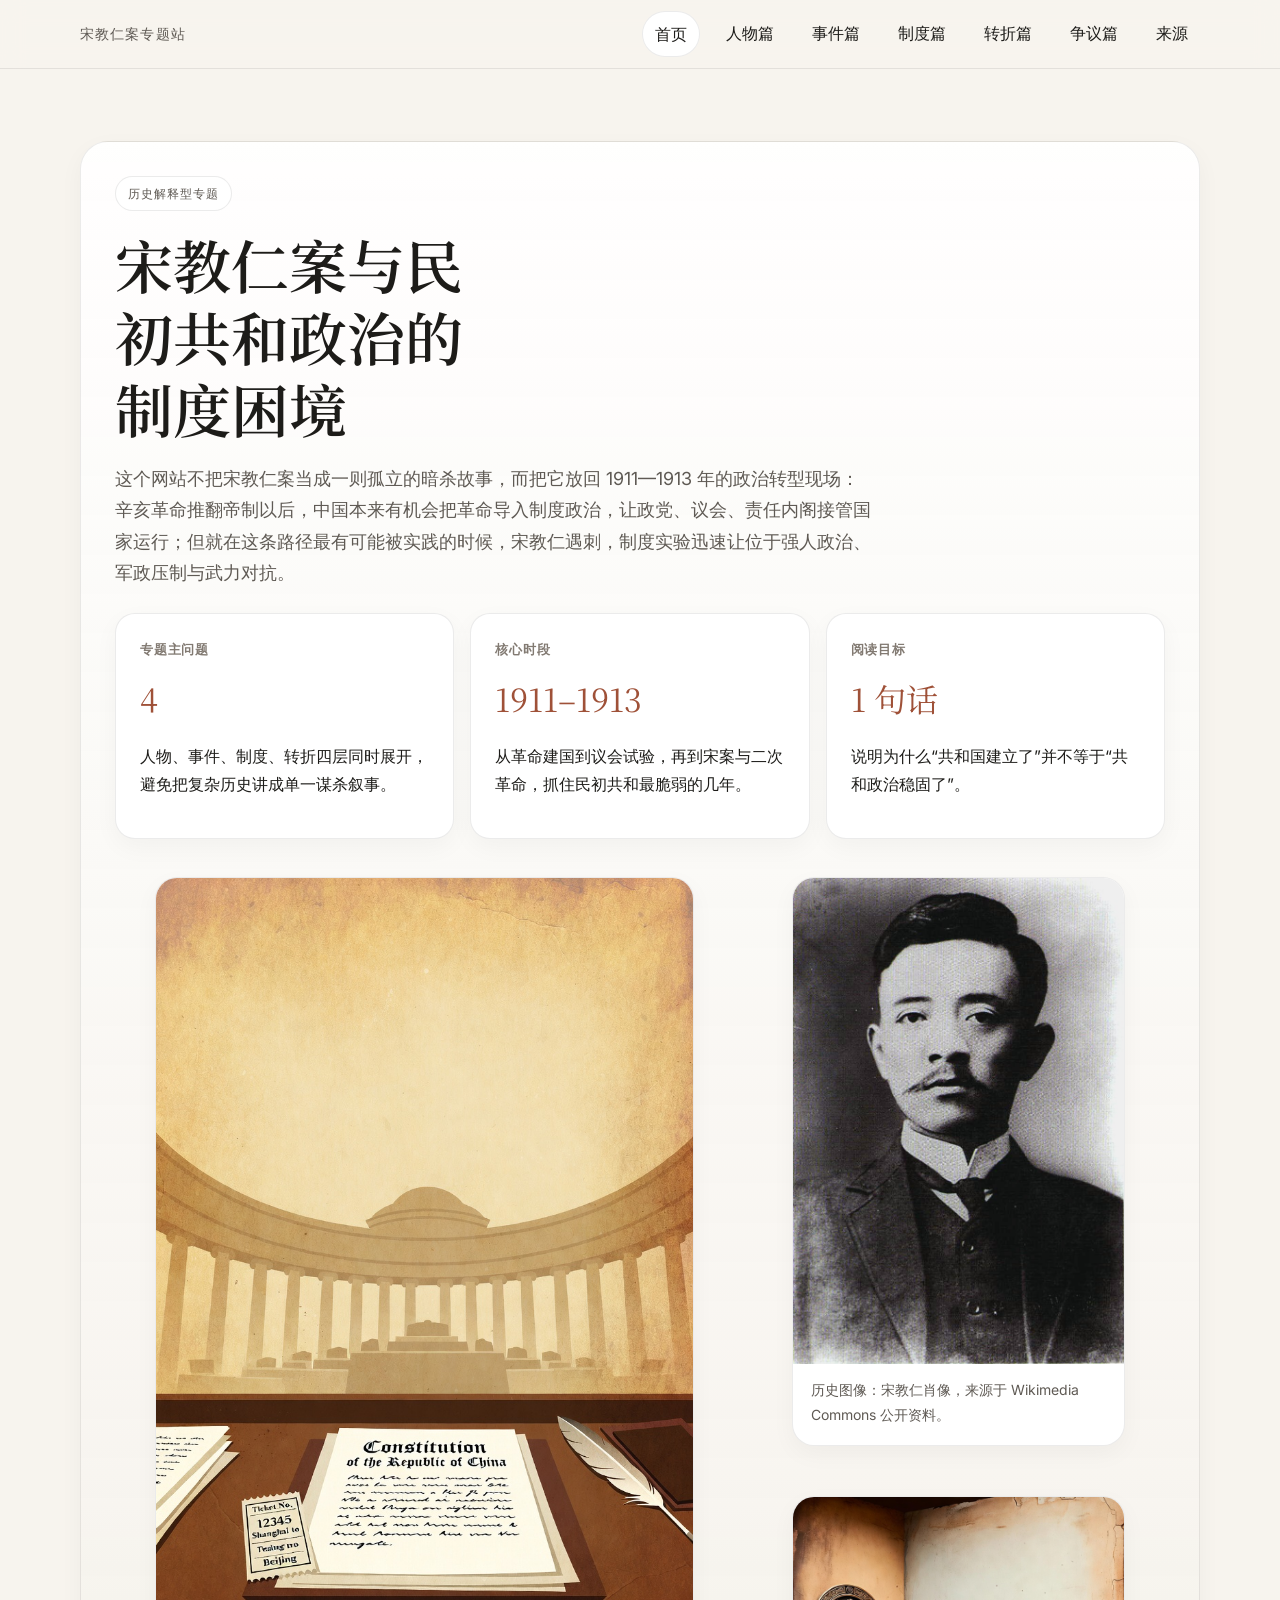
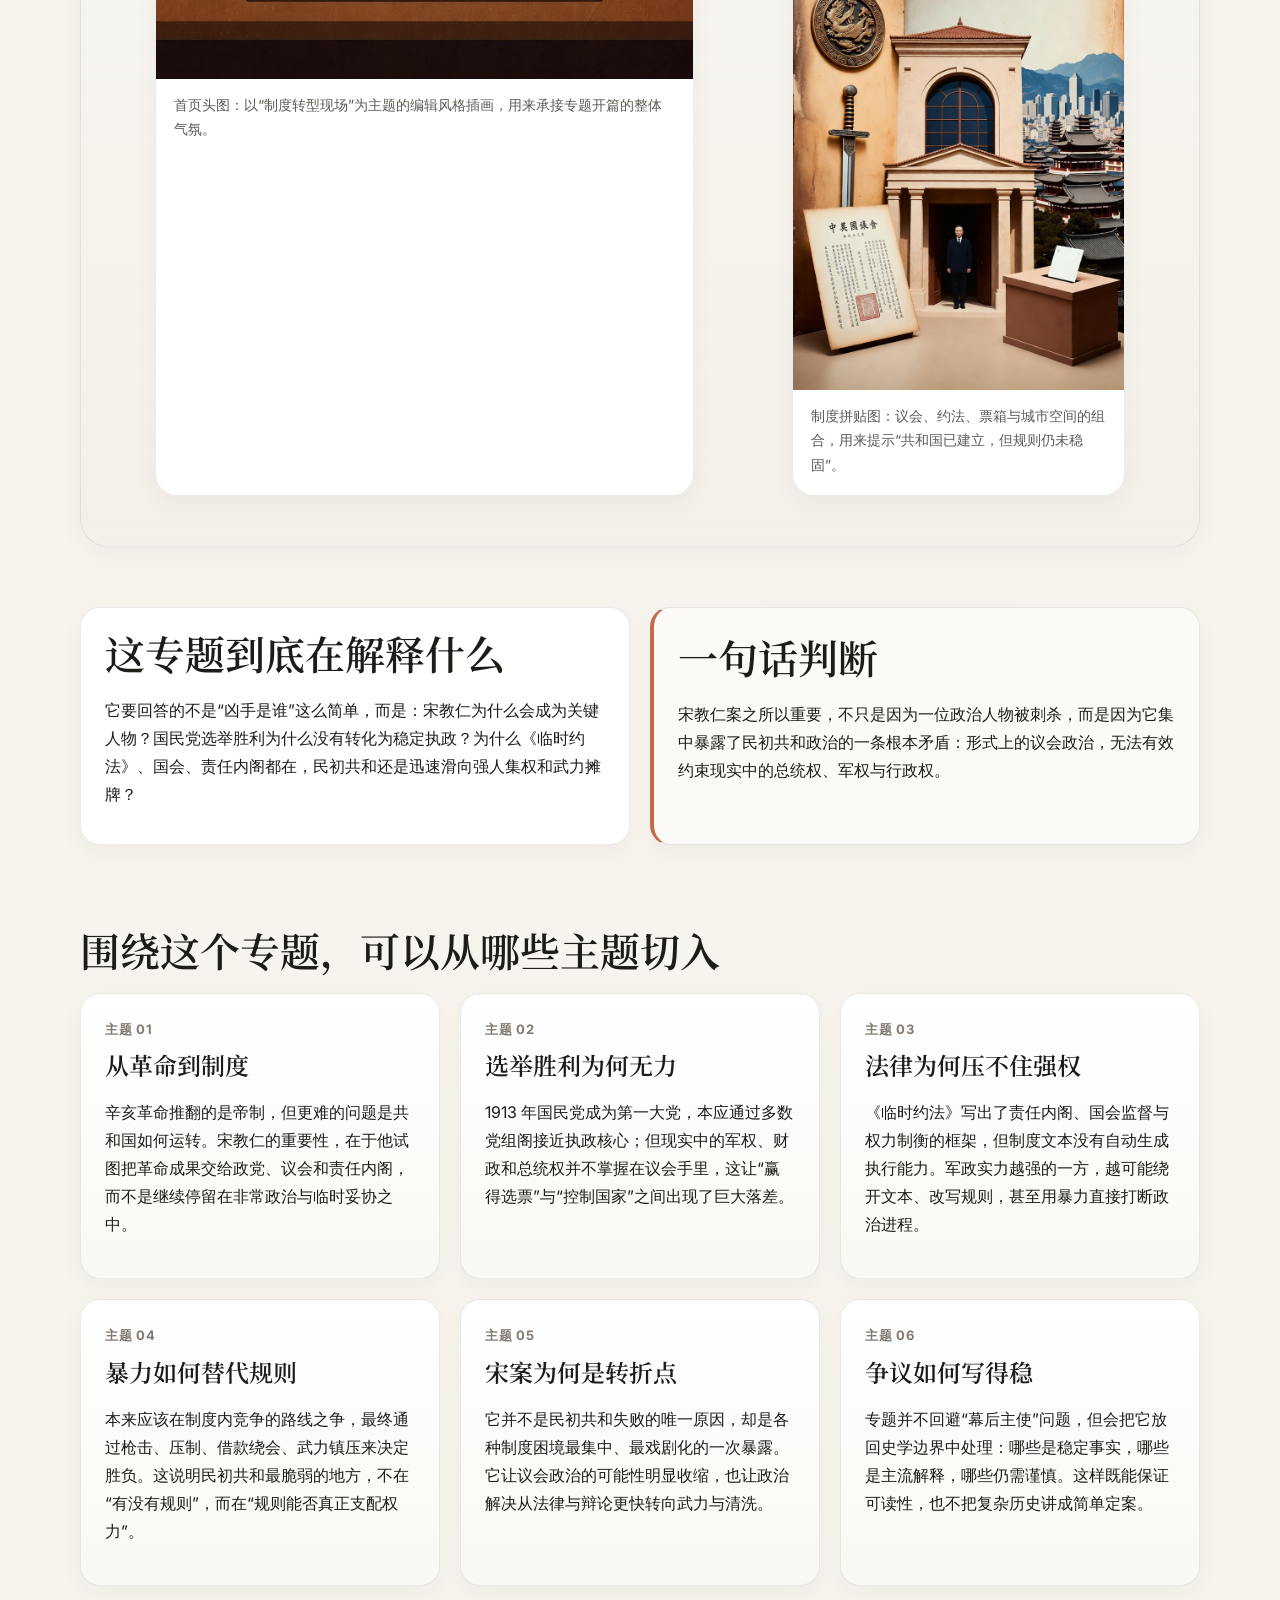
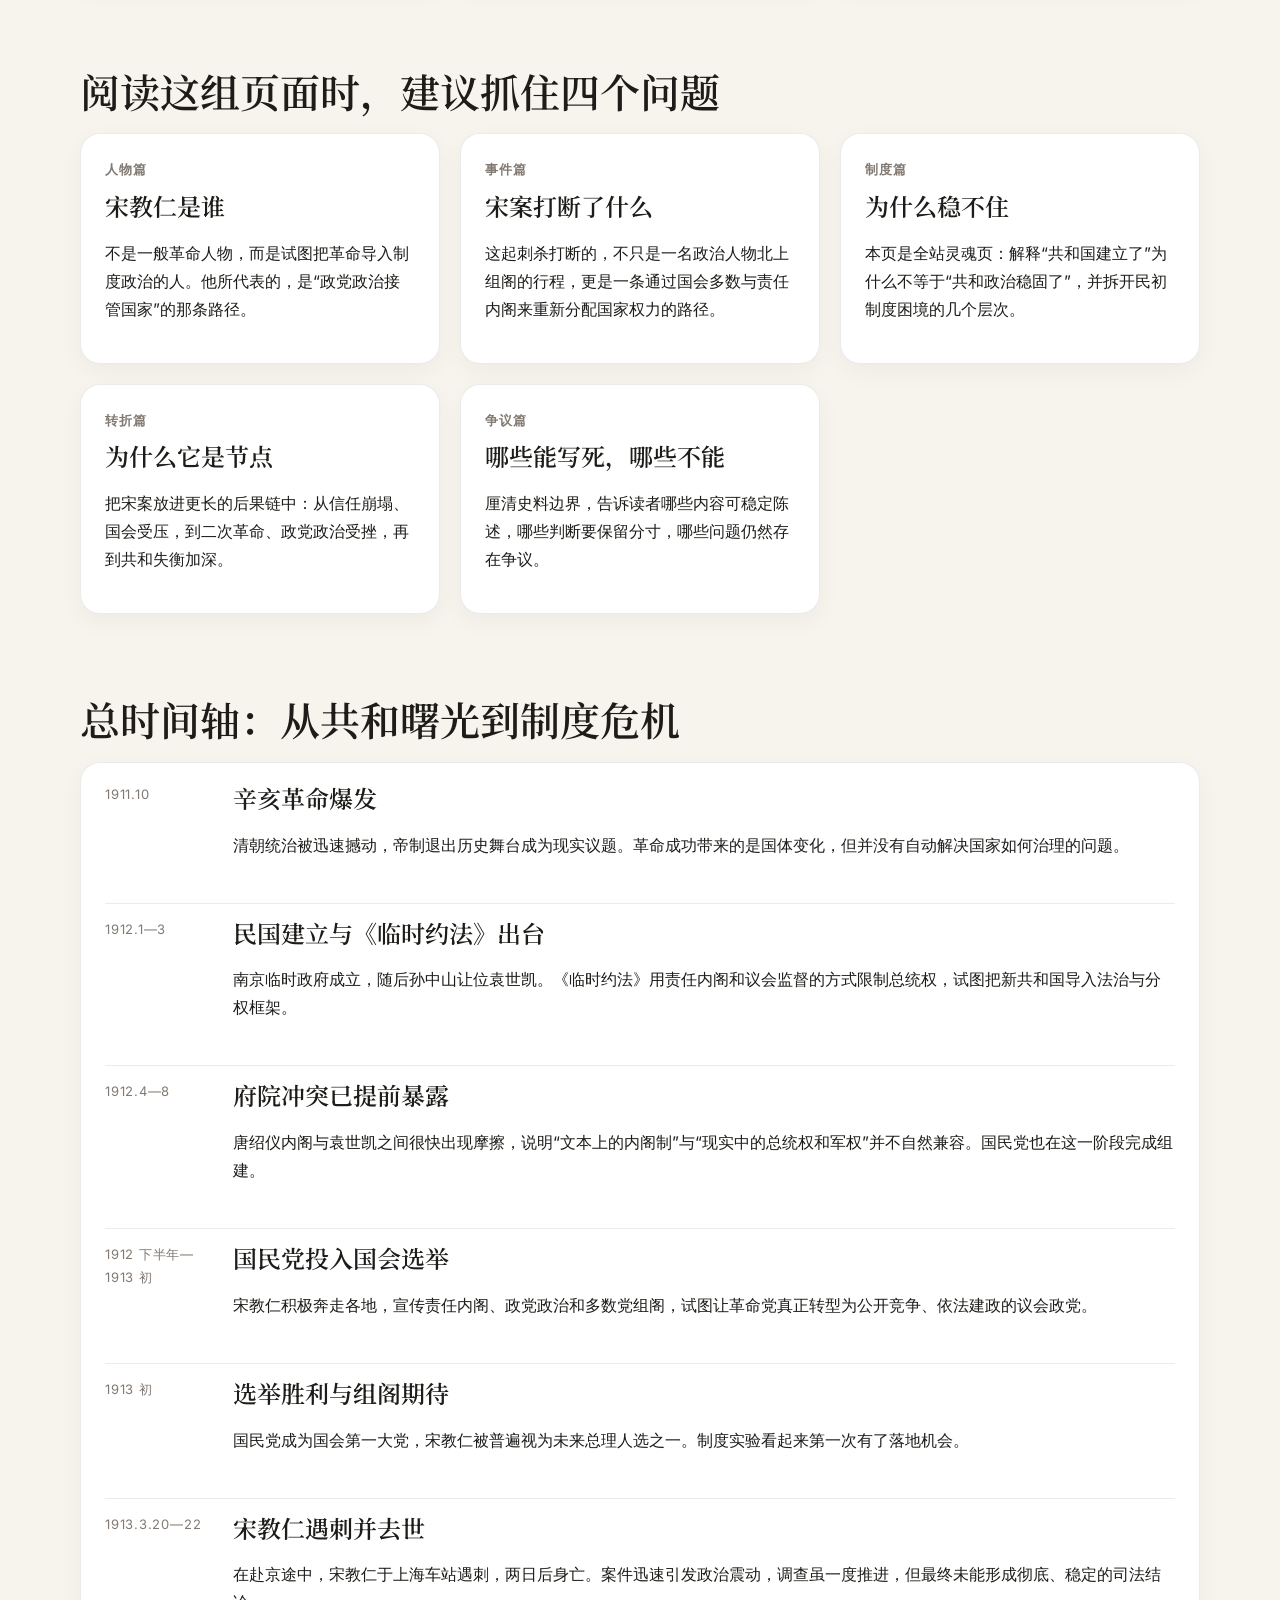
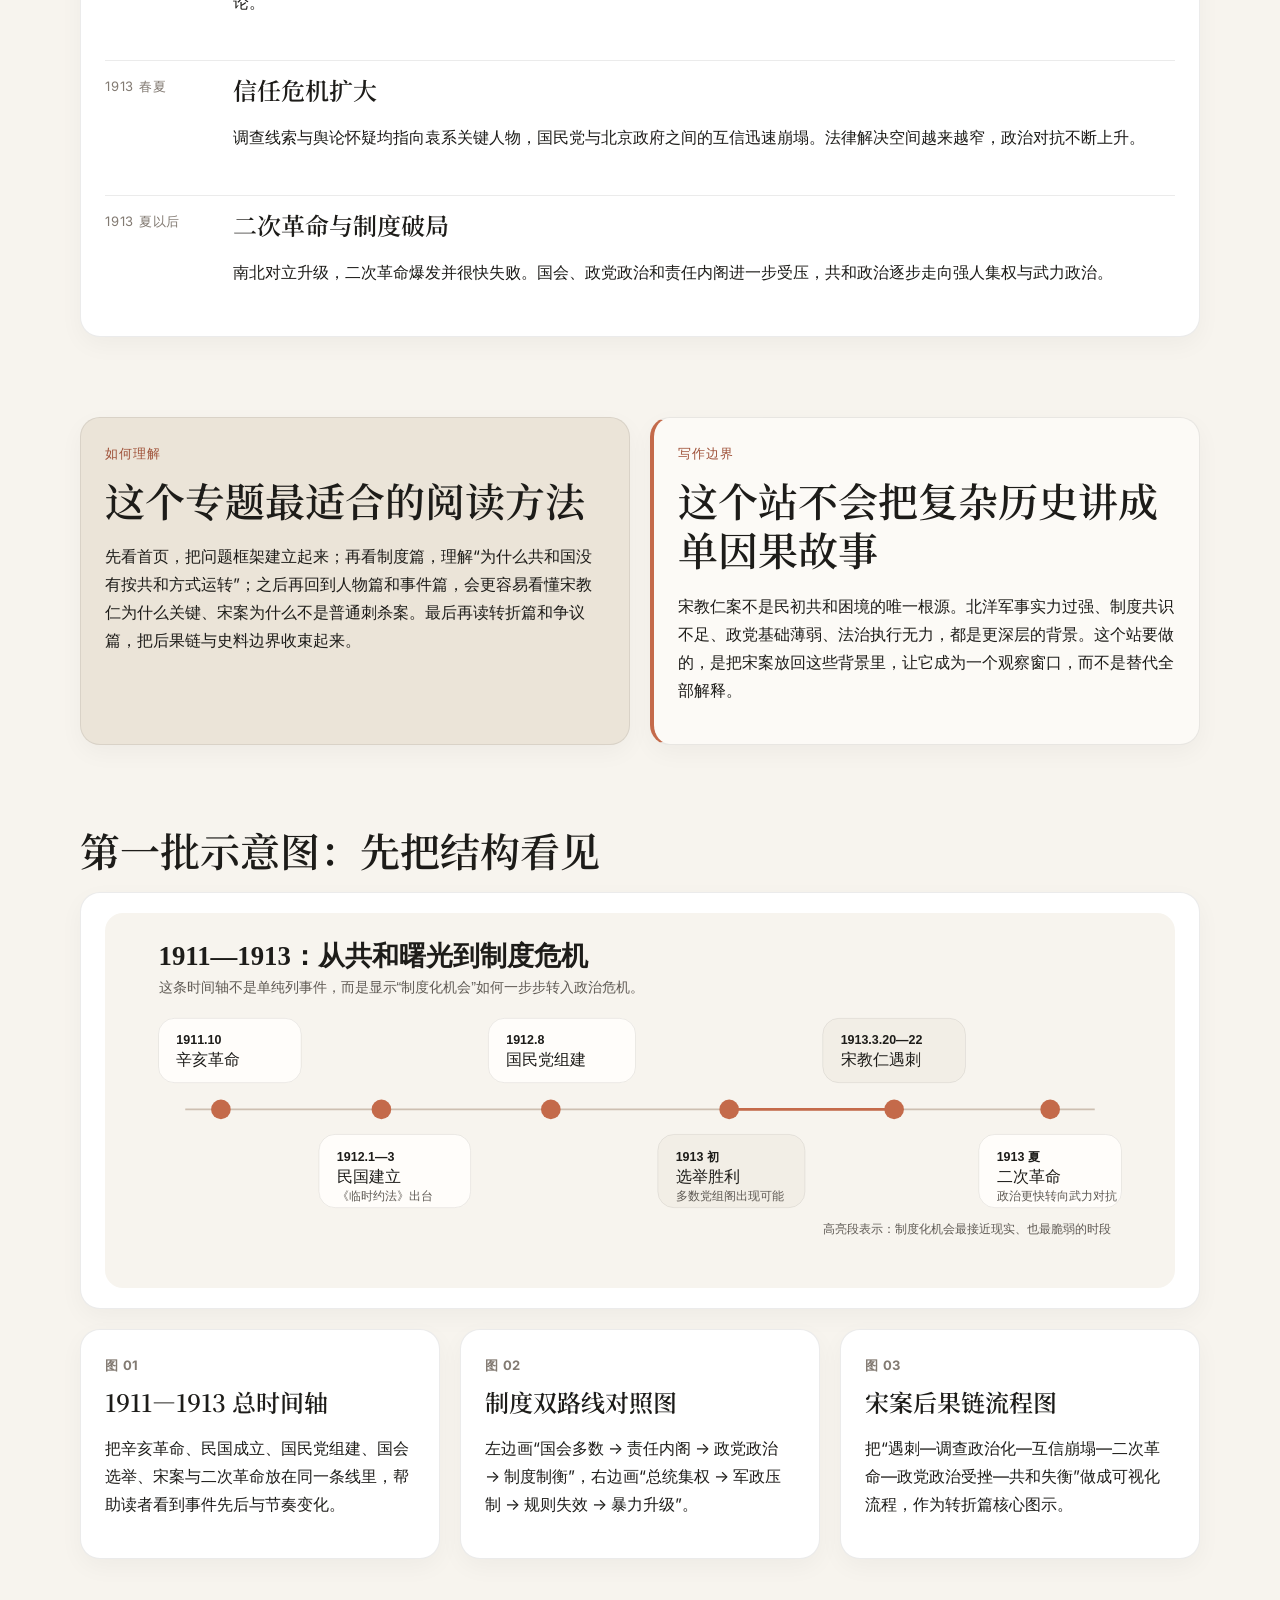
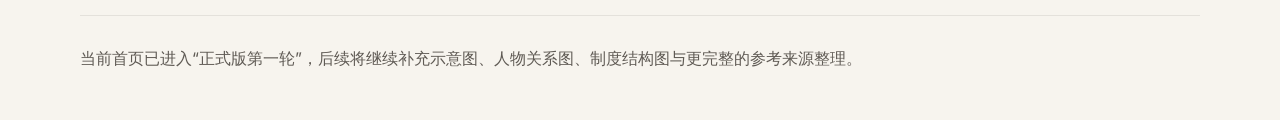
<file: index.html>
<!doctype html>
<html lang="zh-CN">
<head>
  <meta charset="UTF-8" />
  <meta name="viewport" content="width=device-width, initial-scale=1.0" />
  <title>宋教仁案专题站</title>
  <link rel="preconnect" href="https://fonts.googleapis.com">
  <link rel="preconnect" href="https://fonts.gstatic.com" crossorigin>
  <link href="https://fonts.googleapis.com/css2?family=Inter:wght@400;500;600;700&family=Noto+Serif+SC:wght@500;600;700&display=swap" rel="stylesheet">
  <link rel="stylesheet" href="assets/css/main.css" />
</head>
<body>
  <header class="site-header"><div class="nav-wrap"><div class="brand">宋教仁案专题站</div><nav class="nav-links"><a data-nav href="index.html">首页</a><a data-nav href="pages/person.html">人物篇</a><a data-nav href="pages/case.html">事件篇</a><a data-nav href="pages/system.html">制度篇</a><a data-nav href="pages/turning-point.html">转折篇</a><a data-nav href="pages/debate.html">争议篇</a><a data-nav href="pages/sources.html">来源</a></nav></div></header>

  <section class="hero">
    <div class="hero-shell">
      <span class="eyebrow">历史解释型专题</span>
      <h1>宋教仁案与民初共和政治的制度困境</h1>
      <p class="lead">这个网站不把宋教仁案当成一则孤立的暗杀故事，而把它放回 1911—1913 年的政治转型现场：辛亥革命推翻帝制以后，中国本来有机会把革命导入制度政治，让政党、议会、责任内阁接管国家运行；但就在这条路径最有可能被实践的时候，宋教仁遇刺，制度实验迅速让位于强人政治、军政压制与武力对抗。</p>
      <div class="hero-meta">
        <div class="metric"><strong>专题主问题</strong><div class="big-number">4</div><p>人物、事件、制度、转折四层同时展开，避免把复杂历史讲成单一谋杀叙事。</p></div>
        <div class="metric"><strong>核心时段</strong><div class="big-number">1911–1913</div><p>从革命建国到议会试验，再到宋案与二次革命，抓住民初共和最脆弱的几年。</p></div>
        <div class="metric"><strong>阅读目标</strong><div class="big-number">1 句话</div><p>说明为什么“共和国建立了”并不等于“共和政治稳固了”。</p></div>
      </div>
      <div class="media-grid">
        <figure class="media-card animated-pulse animated-pan">
          <img src="assets/media/hero-editorial-scene.jpg" alt="民初制度转型主题头图：纸面文件、车票与议政空间的编辑风格插图" />
          <figcaption class="caption">首页头图：以“制度转型现场”为主题的编辑风格插画，用来承接专题开篇的整体气氛。</figcaption>
        </figure>
        <div class="media-stack">
          <figure class="media-card animated-float">
            <img src="assets/media/song-jiaoren-portrait.jpg" alt="宋教仁肖像照片" />
            <figcaption class="caption">历史图像：宋教仁肖像，来源于 Wikimedia Commons 公开资料。</figcaption>
          </figure>
          <figure class="media-card animated-float">
            <img src="assets/media/republic-institutions-collage.jpg" alt="民初议会、约法与制度元素拼贴插图" />
            <figcaption class="caption">制度拼贴图：议会、约法、票箱与城市空间的组合，用来提示“共和国已建立，但规则仍未稳固”。</figcaption>
          </figure>
        </div>
      </div>
    </div>
  </section>

  <section class="content-section">
    <div class="grid-2">
      <div class="timeline">
        <h2>这专题到底在解释什么</h2>
        <p>它要回答的不是“凶手是谁”这么简单，而是：宋教仁为什么会成为关键人物？国民党选举胜利为什么没有转化为稳定执政？为什么《临时约法》、国会、责任内阁都在，民初共和还是迅速滑向强人集权和武力摊牌？</p>
      </div>
      <div class="quote-box">
        <h2>一句话判断</h2>
        <p>宋教仁案之所以重要，不只是因为一位政治人物被刺杀，而是因为它集中暴露了民初共和政治的一条根本矛盾：形式上的议会政治，无法有效约束现实中的总统权、军权与行政权。</p>
      </div>
    </div>
  </section>

  <section class="content-section">
    <h2>围绕这个专题，可以从哪些主题切入</h2>
    <div class="grid-3">
      <div class="theme-card"><strong>主题 01</strong><h3>从革命到制度</h3><p>辛亥革命推翻的是帝制，但更难的问题是共和国如何运转。宋教仁的重要性，在于他试图把革命成果交给政党、议会和责任内阁，而不是继续停留在非常政治与临时妥协之中。</p></div>
      <div class="theme-card"><strong>主题 02</strong><h3>选举胜利为何无力</h3><p>1913 年国民党成为第一大党，本应通过多数党组阁接近执政核心；但现实中的军权、财政和总统权并不掌握在议会手里，这让“赢得选票”与“控制国家”之间出现了巨大落差。</p></div>
      <div class="theme-card"><strong>主题 03</strong><h3>法律为何压不住强权</h3><p>《临时约法》写出了责任内阁、国会监督与权力制衡的框架，但制度文本没有自动生成执行能力。军政实力越强的一方，越可能绕开文本、改写规则，甚至用暴力直接打断政治进程。</p></div>
      <div class="theme-card"><strong>主题 04</strong><h3>暴力如何替代规则</h3><p>本来应该在制度内竞争的路线之争，最终通过枪击、压制、借款绕会、武力镇压来决定胜负。这说明民初共和最脆弱的地方，不在“有没有规则”，而在“规则能否真正支配权力”。</p></div>
      <div class="theme-card"><strong>主题 05</strong><h3>宋案为何是转折点</h3><p>它并不是民初共和失败的唯一原因，却是各种制度困境最集中、最戏剧化的一次暴露。它让议会政治的可能性明显收缩，也让政治解决从法律与辩论更快转向武力与清洗。</p></div>
      <div class="theme-card"><strong>主题 06</strong><h3>争议如何写得稳</h3><p>专题并不回避“幕后主使”问题，但会把它放回史学边界中处理：哪些是稳定事实，哪些是主流解释，哪些仍需谨慎。这样既能保证可读性，也不把复杂历史讲成简单定案。</p></div>
    </div>
  </section>

  <section class="content-section">
    <h2>阅读这组页面时，建议抓住四个问题</h2>
    <div class="card-grid">
      <a class="card" href="pages/person.html"><strong>人物篇</strong><h3>宋教仁是谁</h3><p>不是一般革命人物，而是试图把革命导入制度政治的人。他所代表的，是“政党政治接管国家”的那条路径。</p></a>
      <a class="card" href="pages/case.html"><strong>事件篇</strong><h3>宋案打断了什么</h3><p>这起刺杀打断的，不只是一名政治人物北上组阁的行程，更是一条通过国会多数与责任内阁来重新分配国家权力的路径。</p></a>
      <a class="card" href="pages/system.html"><strong>制度篇</strong><h3>为什么稳不住</h3><p>本页是全站灵魂页：解释“共和国建立了”为什么不等于“共和政治稳固了”，并拆开民初制度困境的几个层次。</p></a>
      <a class="card" href="pages/turning-point.html"><strong>转折篇</strong><h3>为什么它是节点</h3><p>把宋案放进更长的后果链中：从信任崩塌、国会受压，到二次革命、政党政治受挫，再到共和失衡加深。</p></a>
      <a class="card" href="pages/debate.html"><strong>争议篇</strong><h3>哪些能写死，哪些不能</h3><p>厘清史料边界，告诉读者哪些内容可稳定陈述，哪些判断要保留分寸，哪些问题仍然存在争议。</p></a>
    </div>
  </section>

  <section class="content-section">
    <h2>总时间轴：从共和曙光到制度危机</h2>
    <div class="timeline">
      <div class="timeline-list">
        <div class="timeline-item"><div class="date">1911.10</div><div><h3>辛亥革命爆发</h3><p>清朝统治被迅速撼动，帝制退出历史舞台成为现实议题。革命成功带来的是国体变化，但并没有自动解决国家如何治理的问题。</p></div></div>
        <div class="timeline-item"><div class="date">1912.1—3</div><div><h3>民国建立与《临时约法》出台</h3><p>南京临时政府成立，随后孙中山让位袁世凯。《临时约法》用责任内阁和议会监督的方式限制总统权，试图把新共和国导入法治与分权框架。</p></div></div>
        <div class="timeline-item"><div class="date">1912.4—8</div><div><h3>府院冲突已提前暴露</h3><p>唐绍仪内阁与袁世凯之间很快出现摩擦，说明“文本上的内阁制”与“现实中的总统权和军权”并不自然兼容。国民党也在这一阶段完成组建。</p></div></div>
        <div class="timeline-item"><div class="date">1912 下半年—1913 初</div><div><h3>国民党投入国会选举</h3><p>宋教仁积极奔走各地，宣传责任内阁、政党政治和多数党组阁，试图让革命党真正转型为公开竞争、依法建政的议会政党。</p></div></div>
        <div class="timeline-item"><div class="date">1913 初</div><div><h3>选举胜利与组阁期待</h3><p>国民党成为国会第一大党，宋教仁被普遍视为未来总理人选之一。制度实验看起来第一次有了落地机会。</p></div></div>
        <div class="timeline-item"><div class="date">1913.3.20—22</div><div><h3>宋教仁遇刺并去世</h3><p>在赴京途中，宋教仁于上海车站遇刺，两日后身亡。案件迅速引发政治震动，调查虽一度推进，但最终未能形成彻底、稳定的司法结论。</p></div></div>
        <div class="timeline-item"><div class="date">1913 春夏</div><div><h3>信任危机扩大</h3><p>调查线索与舆论怀疑均指向袁系关键人物，国民党与北京政府之间的互信迅速崩塌。法律解决空间越来越窄，政治对抗不断上升。</p></div></div>
        <div class="timeline-item"><div class="date">1913 夏以后</div><div><h3>二次革命与制度破局</h3><p>南北对立升级，二次革命爆发并很快失败。国会、政党政治和责任内阁进一步受压，共和政治逐步走向强人集权与武力政治。</p></div></div>
      </div>
    </div>
  </section>

  <section class="content-section">
    <div class="grid-2">
      <div class="section-note">
        <div class="kicker">如何理解</div>
        <h2>这个专题最适合的阅读方法</h2>
        <p>先看首页，把问题框架建立起来；再看制度篇，理解“为什么共和国没有按共和方式运转”；之后再回到人物篇和事件篇，会更容易看懂宋教仁为什么关键、宋案为什么不是普通刺杀案。最后再读转折篇和争议篇，把后果链与史料边界收束起来。</p>
      </div>
      <div class="quote-box">
        <div class="kicker">写作边界</div>
        <h2>这个站不会把复杂历史讲成单因果故事</h2>
        <p>宋教仁案不是民初共和困境的唯一根源。北洋军事实力过强、制度共识不足、政党基础薄弱、法治执行无力，都是更深层的背景。这个站要做的，是把宋案放回这些背景里，让它成为一个观察窗口，而不是替代全部解释。</p>
      </div>
    </div>
  </section>

  <section class="content-section">
    <h2>第一批示意图：先把结构看见</h2>
    <div class="timeline">
      <img src="assets/svg/index-timeline.svg" alt="1911—1913：从共和曙光到制度危机的时间轴示意图" style="width:100%;height:auto;border-radius:18px;display:block;" />
    </div>
    <div class="grid-3" style="margin-top:20px;">
      <div class="card"><strong>图 01</strong><h3>1911—1913 总时间轴</h3><p>把辛亥革命、民国成立、国民党组建、国会选举、宋案与二次革命放在同一条线里，帮助读者看到事件先后与节奏变化。</p></div>
      <div class="card"><strong>图 02</strong><h3>制度双路线对照图</h3><p>左边画“国会多数 → 责任内阁 → 政党政治 → 制度制衡”，右边画“总统集权 → 军政压制 → 规则失效 → 暴力升级”。</p></div>
      <div class="card"><strong>图 03</strong><h3>宋案后果链流程图</h3><p>把“遇刺—调查政治化—互信崩塌—二次革命—政党政治受挫—共和失衡”做成可视化流程，作为转折篇核心图示。</p></div>
    </div>
  </section>

  <footer><div class="footer-wrap">当前首页已进入“正式版第一轮”，后续将继续补充示意图、人物关系图、制度结构图与更完整的参考来源整理。</div></footer>
  <script src="assets/js/app.js"></script>
</body>
</html>
</file>
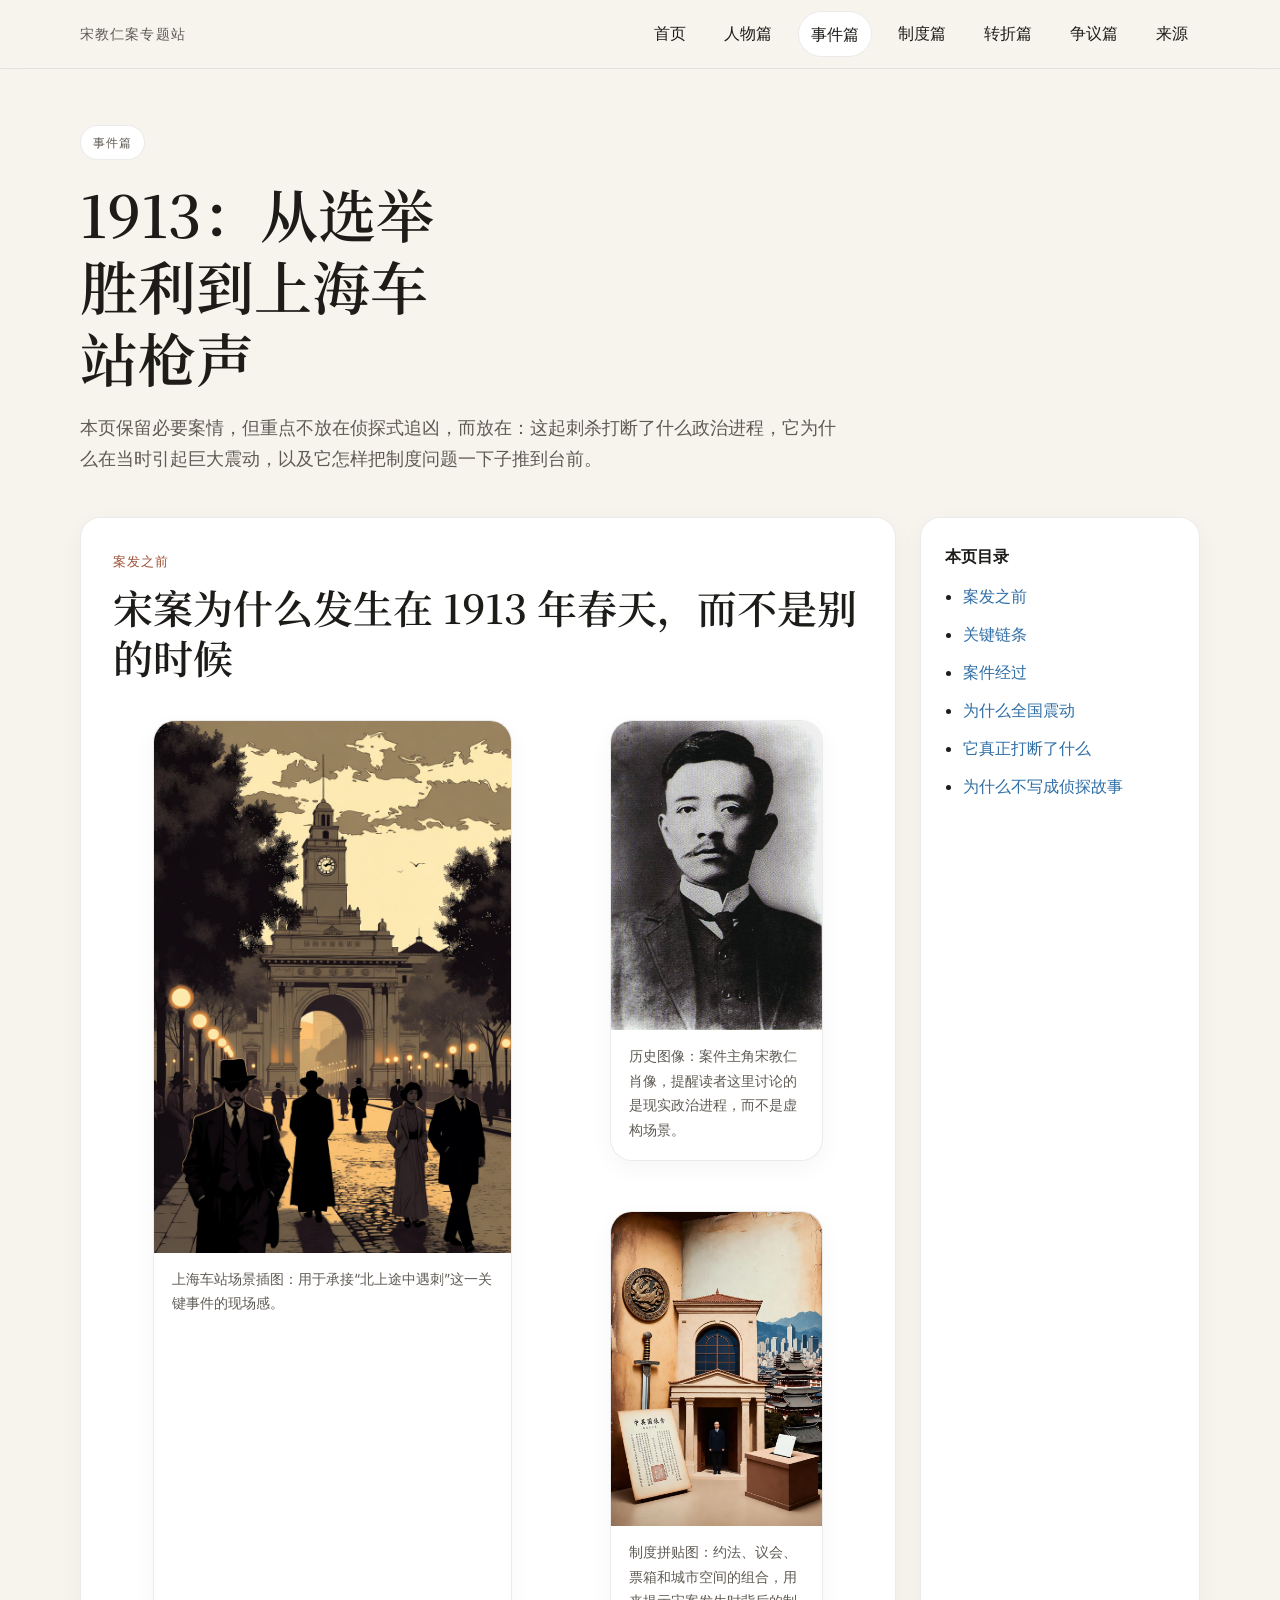
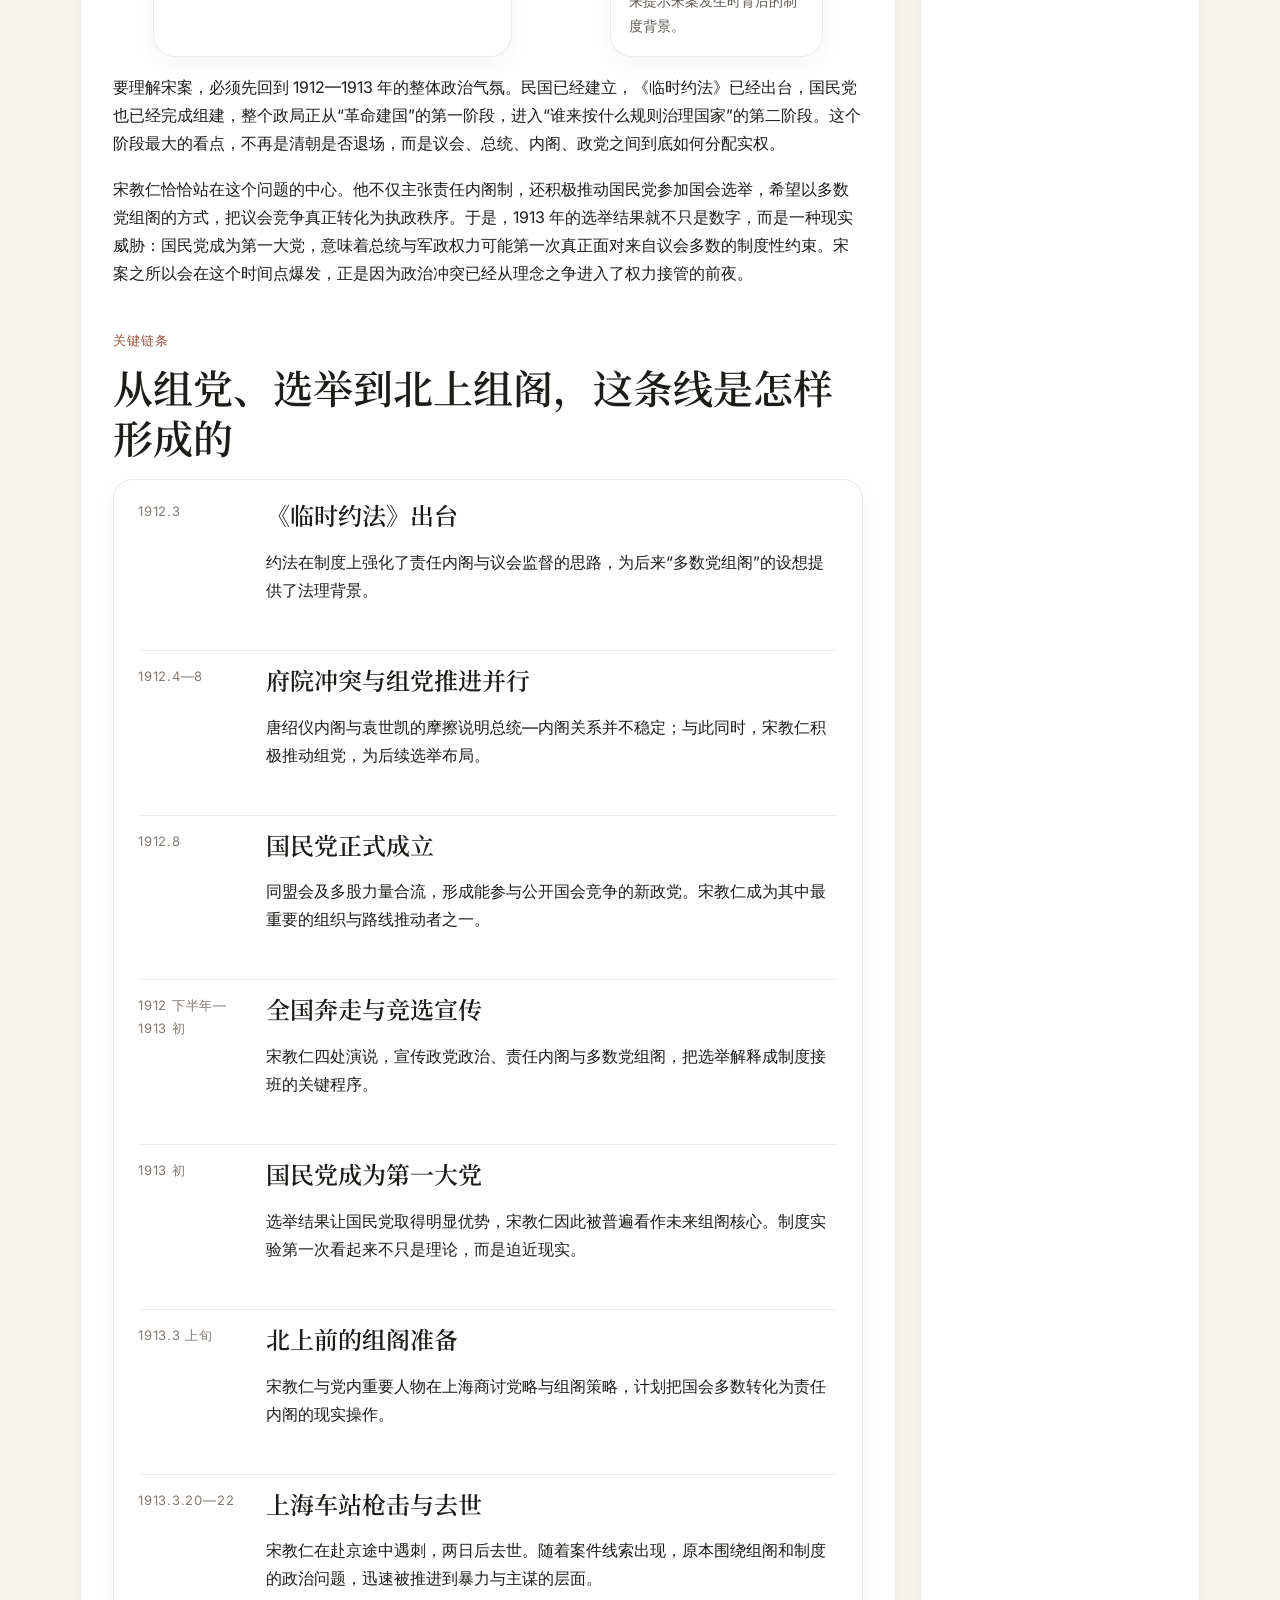
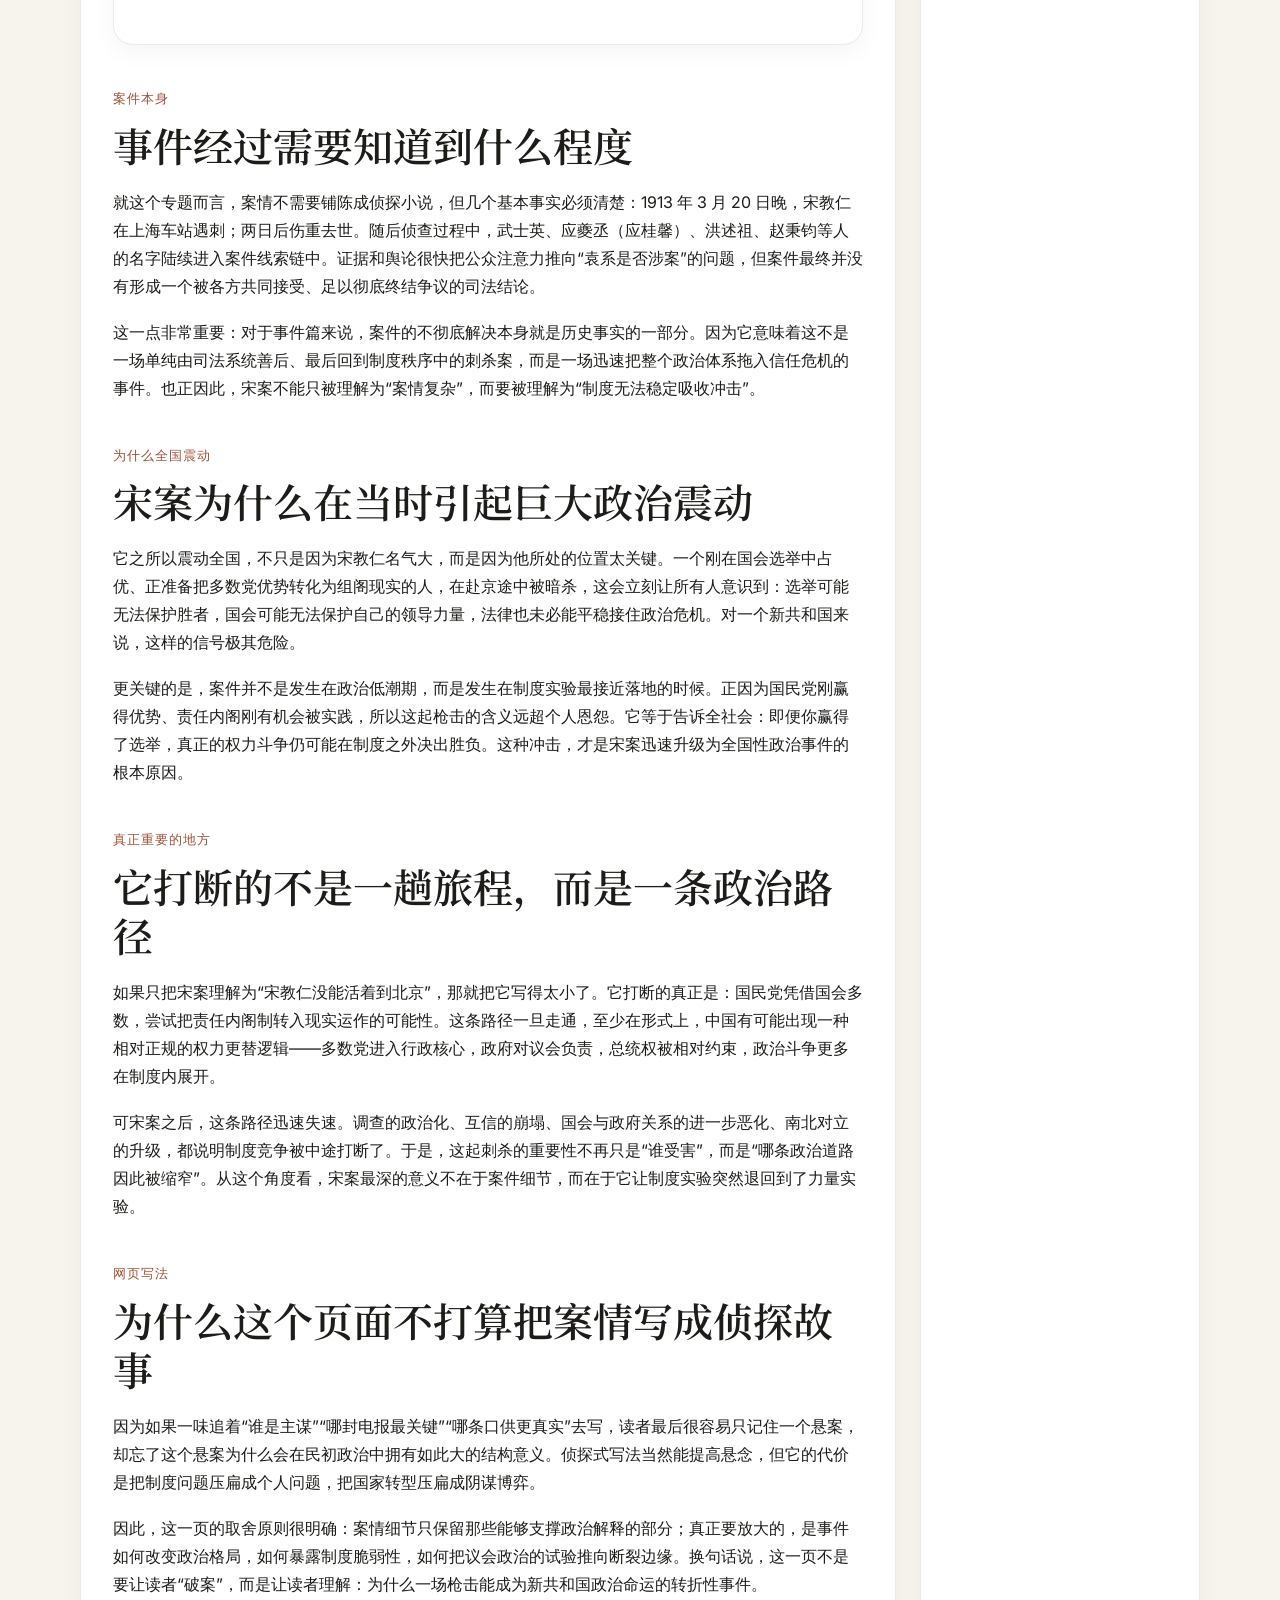
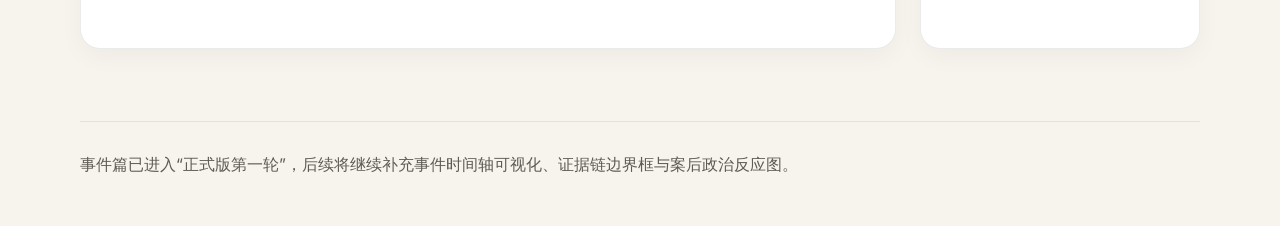
<file: pages/case.html>
<!doctype html>
<html lang="zh-CN">
<head>
  <meta charset="UTF-8" />
  <meta name="viewport" content="width=device-width, initial-scale=1.0" />
  <title>事件篇｜宋教仁案专题站</title>
  <link rel="preconnect" href="https://fonts.googleapis.com">
  <link rel="preconnect" href="https://fonts.gstatic.com" crossorigin>
  <link href="https://fonts.googleapis.com/css2?family=Inter:wght@400;500;600;700&family=Noto+Serif+SC:wght@500;600;700&display=swap" rel="stylesheet">
  <link rel="stylesheet" href="../assets/css/main.css" />
</head>
<body>
  <header class="site-header"><div class="nav-wrap"><div class="brand">宋教仁案专题站</div><nav class="nav-links"><a data-nav href="../index.html">首页</a><a data-nav href="person.html">人物篇</a><a data-nav href="case.html">事件篇</a><a data-nav href="system.html">制度篇</a><a data-nav href="turning-point.html">转折篇</a><a data-nav href="debate.html">争议篇</a><a data-nav href="sources.html">来源</a></nav></div></header>
  <section class="page-intro">
    <span class="eyebrow">事件篇</span>
    <h1>1913：从选举胜利到上海车站枪声</h1>
    <p class="lead">本页保留必要案情，但重点不放在侦探式追凶，而放在：这起刺杀打断了什么政治进程，它为什么在当时引起巨大震动，以及它怎样把制度问题一下子推到台前。</p>
  </section>
  <main class="page-grid">
    <article class="article">
      <section id="背景">
        <div class="kicker">案发之前</div>
        <h2>宋案为什么发生在 1913 年春天，而不是别的时候</h2>
        <div class="media-grid">
          <figure class="media-card animated-pulse animated-pan">
            <img src="../assets/media/shanghai-station-scene.jpg" alt="1913 年上海车站氛围插图" />
            <figcaption class="caption">上海车站场景插图：用于承接“北上途中遇刺”这一关键事件的现场感。</figcaption>
          </figure>
          <div class="media-stack">
            <figure class="media-card animated-float">
              <img src="../assets/media/song-jiaoren-portrait.jpg" alt="宋教仁历史肖像照片" />
              <figcaption class="caption">历史图像：案件主角宋教仁肖像，提醒读者这里讨论的是现实政治进程，而不是虚构场景。</figcaption>
            </figure>
            <figure class="media-card animated-float">
              <img src="../assets/media/republic-institutions-collage.jpg" alt="民初制度与城市空间拼贴图" />
              <figcaption class="caption">制度拼贴图：约法、议会、票箱和城市空间的组合，用来提示宋案发生时背后的制度背景。</figcaption>
            </figure>
          </div>
        </div>
        <p>要理解宋案，必须先回到 1912—1913 年的整体政治气氛。民国已经建立，《临时约法》已经出台，国民党也已经完成组建，整个政局正从“革命建国”的第一阶段，进入“谁来按什么规则治理国家”的第二阶段。这个阶段最大的看点，不再是清朝是否退场，而是议会、总统、内阁、政党之间到底如何分配实权。</p>
        <p>宋教仁恰恰站在这个问题的中心。他不仅主张责任内阁制，还积极推动国民党参加国会选举，希望以多数党组阁的方式，把议会竞争真正转化为执政秩序。于是，1913 年的选举结果就不只是数字，而是一种现实威胁：国民党成为第一大党，意味着总统与军政权力可能第一次真正面对来自议会多数的制度性约束。宋案之所以会在这个时间点爆发，正是因为政治冲突已经从理念之争进入了权力接管的前夜。</p>
      </section>

      <section id="链条">
        <div class="kicker">关键链条</div>
        <h2>从组党、选举到北上组阁，这条线是怎样形成的</h2>
        <div class="timeline">
          <div class="timeline-list">
            <div class="timeline-item"><div class="date">1912.3</div><div><h3>《临时约法》出台</h3><p>约法在制度上强化了责任内阁与议会监督的思路，为后来“多数党组阁”的设想提供了法理背景。</p></div></div>
            <div class="timeline-item"><div class="date">1912.4—8</div><div><h3>府院冲突与组党推进并行</h3><p>唐绍仪内阁与袁世凯的摩擦说明总统—内阁关系并不稳定；与此同时，宋教仁积极推动组党，为后续选举布局。</p></div></div>
            <div class="timeline-item"><div class="date">1912.8</div><div><h3>国民党正式成立</h3><p>同盟会及多股力量合流，形成能参与公开国会竞争的新政党。宋教仁成为其中最重要的组织与路线推动者之一。</p></div></div>
            <div class="timeline-item"><div class="date">1912 下半年—1913 初</div><div><h3>全国奔走与竞选宣传</h3><p>宋教仁四处演说，宣传政党政治、责任内阁与多数党组阁，把选举解释成制度接班的关键程序。</p></div></div>
            <div class="timeline-item"><div class="date">1913 初</div><div><h3>国民党成为第一大党</h3><p>选举结果让国民党取得明显优势，宋教仁因此被普遍看作未来组阁核心。制度实验第一次看起来不只是理论，而是迫近现实。</p></div></div>
            <div class="timeline-item"><div class="date">1913.3 上旬</div><div><h3>北上前的组阁准备</h3><p>宋教仁与党内重要人物在上海商讨党略与组阁策略，计划把国会多数转化为责任内阁的现实操作。</p></div></div>
            <div class="timeline-item"><div class="date">1913.3.20—22</div><div><h3>上海车站枪击与去世</h3><p>宋教仁在赴京途中遇刺，两日后去世。随着案件线索出现，原本围绕组阁和制度的政治问题，迅速被推进到暴力与主谋的层面。</p></div></div>
          </div>
        </div>
      </section>

      <section id="经过">
        <div class="kicker">案件本身</div>
        <h2>事件经过需要知道到什么程度</h2>
        <p>就这个专题而言，案情不需要铺陈成侦探小说，但几个基本事实必须清楚：1913 年 3 月 20 日晚，宋教仁在上海车站遇刺；两日后伤重去世。随后侦查过程中，武士英、应夔丞（应桂馨）、洪述祖、赵秉钧等人的名字陆续进入案件线索链中。证据和舆论很快把公众注意力推向“袁系是否涉案”的问题，但案件最终并没有形成一个被各方共同接受、足以彻底终结争议的司法结论。</p>
        <p>这一点非常重要：对于事件篇来说，案件的不彻底解决本身就是历史事实的一部分。因为它意味着这不是一场单纯由司法系统善后、最后回到制度秩序中的刺杀案，而是一场迅速把整个政治体系拖入信任危机的事件。也正因此，宋案不能只被理解为“案情复杂”，而要被理解为“制度无法稳定吸收冲击”。</p>
      </section>

      <section id="震动">
        <div class="kicker">为什么全国震动</div>
        <h2>宋案为什么在当时引起巨大政治震动</h2>
        <p>它之所以震动全国，不只是因为宋教仁名气大，而是因为他所处的位置太关键。一个刚在国会选举中占优、正准备把多数党优势转化为组阁现实的人，在赴京途中被暗杀，这会立刻让所有人意识到：选举可能无法保护胜者，国会可能无法保护自己的领导力量，法律也未必能平稳接住政治危机。对一个新共和国来说，这样的信号极其危险。</p>
        <p>更关键的是，案件并不是发生在政治低潮期，而是发生在制度实验最接近落地的时候。正因为国民党刚赢得优势、责任内阁刚有机会被实践，所以这起枪击的含义远超个人恩怨。它等于告诉全社会：即便你赢得了选举，真正的权力斗争仍可能在制度之外决出胜负。这种冲击，才是宋案迅速升级为全国性政治事件的根本原因。</p>
      </section>

      <section id="意义">
        <div class="kicker">真正重要的地方</div>
        <h2>它打断的不是一趟旅程，而是一条政治路径</h2>
        <p>如果只把宋案理解为“宋教仁没能活着到北京”，那就把它写得太小了。它打断的真正是：国民党凭借国会多数，尝试把责任内阁制转入现实运作的可能性。这条路径一旦走通，至少在形式上，中国有可能出现一种相对正规的权力更替逻辑——多数党进入行政核心，政府对议会负责，总统权被相对约束，政治斗争更多在制度内展开。</p>
        <p>可宋案之后，这条路径迅速失速。调查的政治化、互信的崩塌、国会与政府关系的进一步恶化、南北对立的升级，都说明制度竞争被中途打断了。于是，这起刺杀的重要性不再只是“谁受害”，而是“哪条政治道路因此被缩窄”。从这个角度看，宋案最深的意义不在于案件细节，而在于它让制度实验突然退回到了力量实验。</p>
      </section>

      <section id="取舍">
        <div class="kicker">网页写法</div>
        <h2>为什么这个页面不打算把案情写成侦探故事</h2>
        <p>因为如果一味追着“谁是主谋”“哪封电报最关键”“哪条口供更真实”去写，读者最后很容易只记住一个悬案，却忘了这个悬案为什么会在民初政治中拥有如此大的结构意义。侦探式写法当然能提高悬念，但它的代价是把制度问题压扁成个人问题，把国家转型压扁成阴谋博弈。</p>
        <p>因此，这一页的取舍原则很明确：案情细节只保留那些能够支撑政治解释的部分；真正要放大的，是事件如何改变政治格局，如何暴露制度脆弱性，如何把议会政治的试验推向断裂边缘。换句话说，这一页不是要让读者“破案”，而是让读者理解：为什么一场枪击能成为新共和国政治命运的转折性事件。</p>
      </section>
    </article>
    <aside class="sidebar-box">
      <strong>本页目录</strong>
      <ul>
        <li><a href="#背景">案发之前</a></li>
        <li><a href="#链条">关键链条</a></li>
        <li><a href="#经过">案件经过</a></li>
        <li><a href="#震动">为什么全国震动</a></li>
        <li><a href="#意义">它真正打断了什么</a></li>
        <li><a href="#取舍">为什么不写成侦探故事</a></li>
      </ul>
    </aside>
  </main>
  <footer><div class="footer-wrap">事件篇已进入“正式版第一轮”，后续将继续补充事件时间轴可视化、证据链边界框与案后政治反应图。</div></footer>
  <script src="../assets/js/app.js"></script>
</body>
</html>
</file>
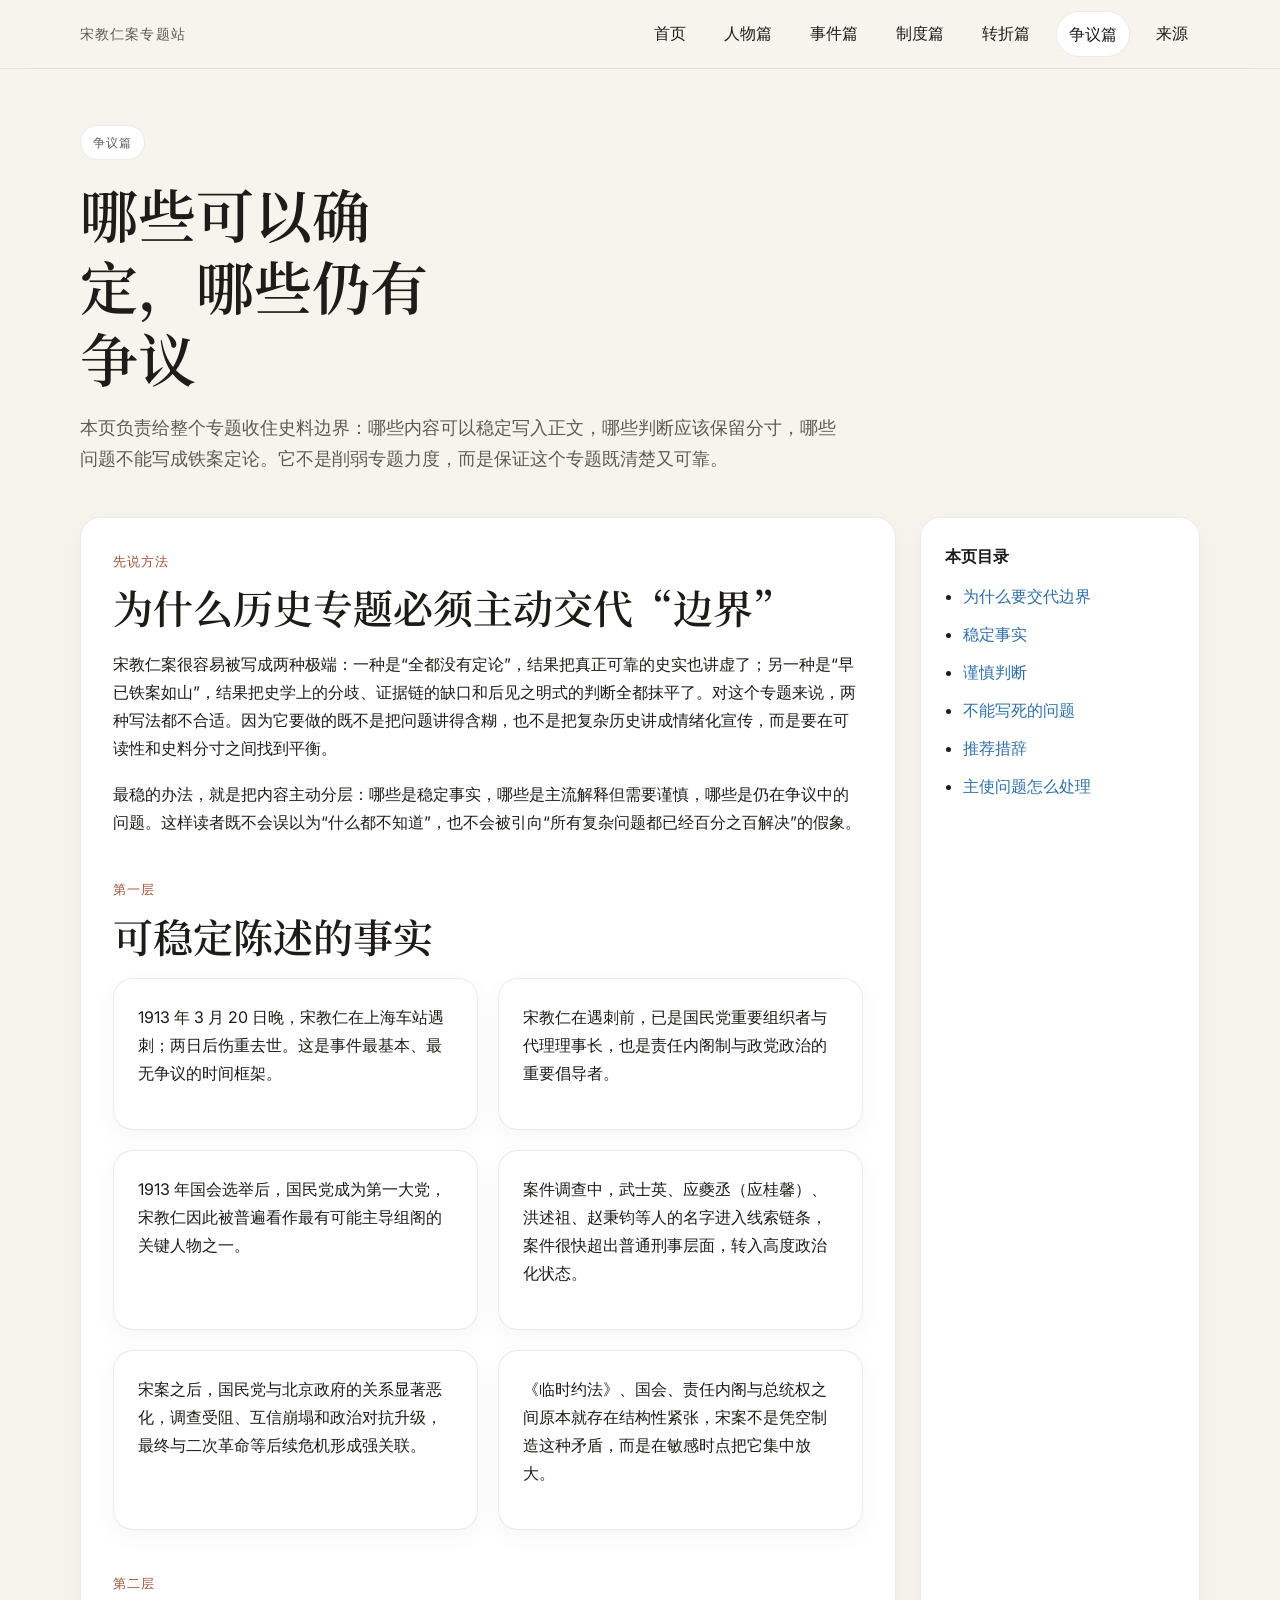
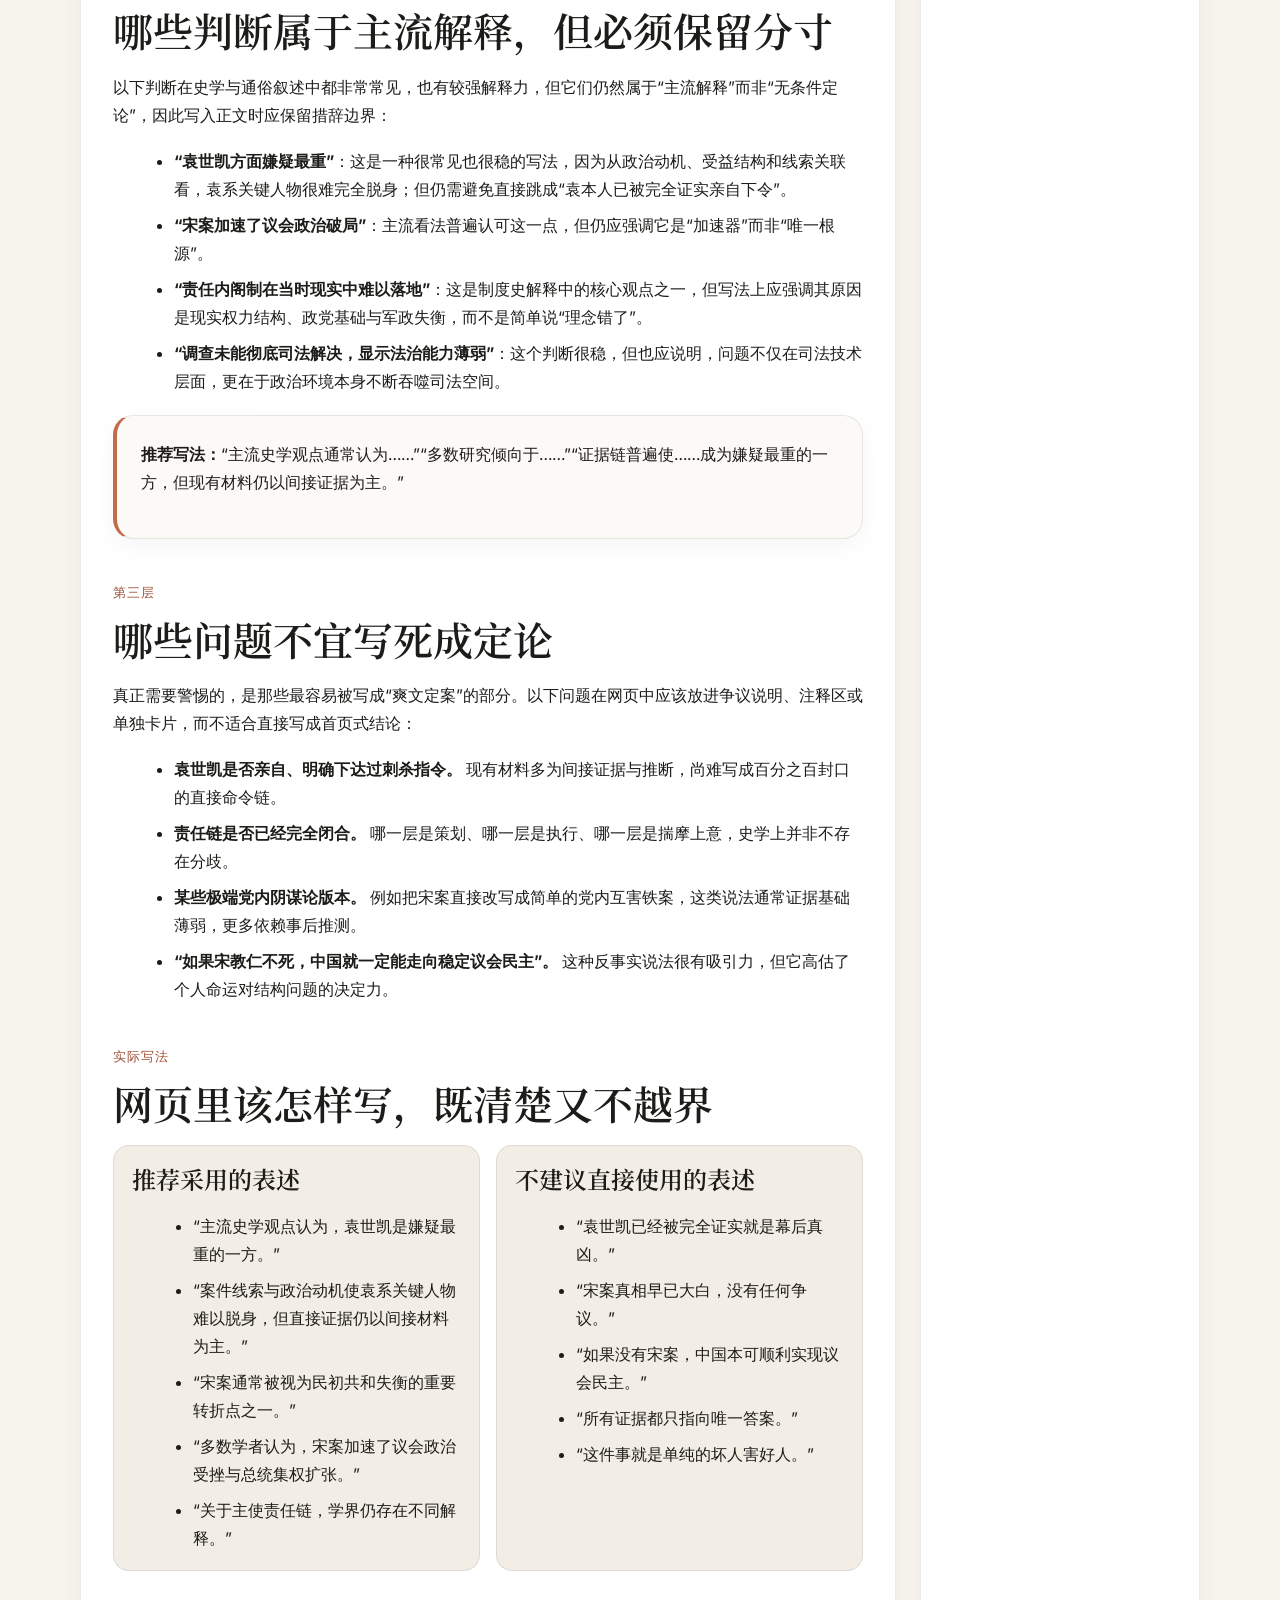
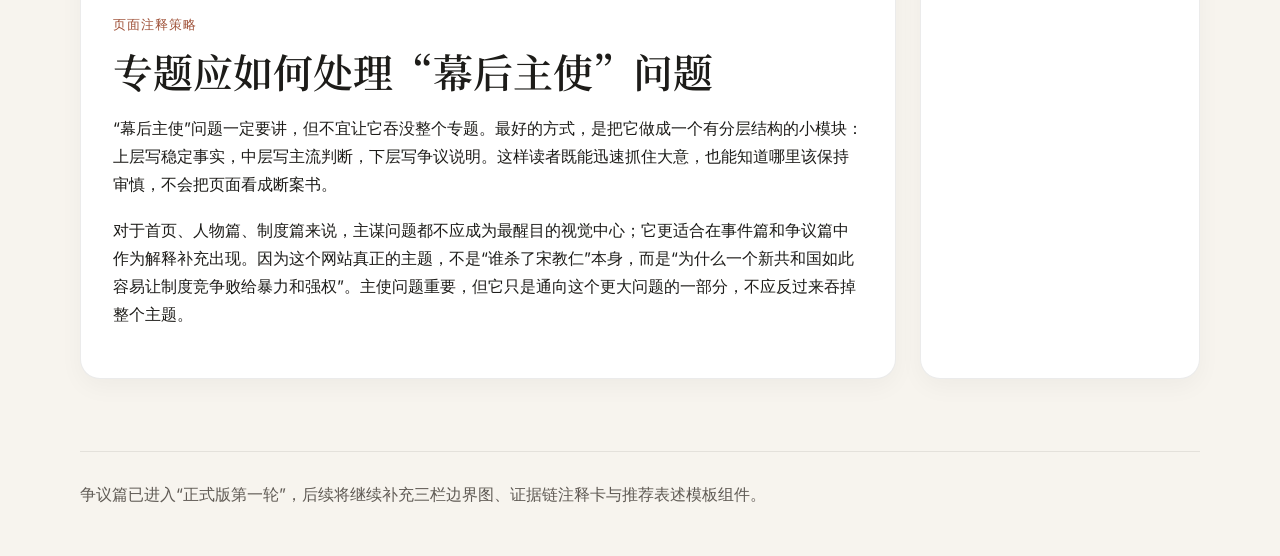
<file: pages/debate.html>
<!doctype html>
<html lang="zh-CN">
<head>
  <meta charset="UTF-8" />
  <meta name="viewport" content="width=device-width, initial-scale=1.0" />
  <title>争议篇｜宋教仁案专题站</title>
  <link rel="preconnect" href="https://fonts.googleapis.com">
  <link rel="preconnect" href="https://fonts.gstatic.com" crossorigin>
  <link href="https://fonts.googleapis.com/css2?family=Inter:wght@400;500;600;700&family=Noto+Serif+SC:wght@500;600;700&display=swap" rel="stylesheet">
  <link rel="stylesheet" href="../assets/css/main.css" />
</head>
<body>
  <header class="site-header"><div class="nav-wrap"><div class="brand">宋教仁案专题站</div><nav class="nav-links"><a data-nav href="../index.html">首页</a><a data-nav href="person.html">人物篇</a><a data-nav href="case.html">事件篇</a><a data-nav href="system.html">制度篇</a><a data-nav href="turning-point.html">转折篇</a><a data-nav href="debate.html">争议篇</a><a data-nav href="sources.html">来源</a></nav></div></header>
  <section class="page-intro">
    <span class="eyebrow">争议篇</span>
    <h1>哪些可以确定，哪些仍有争议</h1>
    <p class="lead">本页负责给整个专题收住史料边界：哪些内容可以稳定写入正文，哪些判断应该保留分寸，哪些问题不能写成铁案定论。它不是削弱专题力度，而是保证这个专题既清楚又可靠。</p>
  </section>
  <main class="page-grid">
    <article class="article">
      <section id="方法">
        <div class="kicker">先说方法</div>
        <h2>为什么历史专题必须主动交代“边界”</h2>
        <p>宋教仁案很容易被写成两种极端：一种是“全都没有定论”，结果把真正可靠的史实也讲虚了；另一种是“早已铁案如山”，结果把史学上的分歧、证据链的缺口和后见之明式的判断全都抹平了。对这个专题来说，两种写法都不合适。因为它要做的既不是把问题讲得含糊，也不是把复杂历史讲成情绪化宣传，而是要在可读性和史料分寸之间找到平衡。</p>
        <p>最稳的办法，就是把内容主动分层：哪些是稳定事实，哪些是主流解释但需要谨慎，哪些是仍在争议中的问题。这样读者既不会误以为“什么都不知道”，也不会被引向“所有复杂问题都已经百分之百解决”的假象。</p>
      </section>

      <section id="事实">
        <div class="kicker">第一层</div>
        <h2>可稳定陈述的事实</h2>
        <div class="grid-2">
          <div class="card"><p>1913 年 3 月 20 日晚，宋教仁在上海车站遇刺；两日后伤重去世。这是事件最基本、最无争议的时间框架。</p></div>
          <div class="card"><p>宋教仁在遇刺前，已是国民党重要组织者与代理理事长，也是责任内阁制与政党政治的重要倡导者。</p></div>
          <div class="card"><p>1913 年国会选举后，国民党成为第一大党，宋教仁因此被普遍看作最有可能主导组阁的关键人物之一。</p></div>
          <div class="card"><p>案件调查中，武士英、应夔丞（应桂馨）、洪述祖、赵秉钧等人的名字进入线索链条，案件很快超出普通刑事层面，转入高度政治化状态。</p></div>
          <div class="card"><p>宋案之后，国民党与北京政府的关系显著恶化，调查受阻、互信崩塌和政治对抗升级，最终与二次革命等后续危机形成强关联。</p></div>
          <div class="card"><p>《临时约法》、国会、责任内阁与总统权之间原本就存在结构性紧张，宋案不是凭空制造这种矛盾，而是在敏感时点把它集中放大。</p></div>
        </div>
      </section>

      <section id="谨慎">
        <div class="kicker">第二层</div>
        <h2>哪些判断属于主流解释，但必须保留分寸</h2>
        <p>以下判断在史学与通俗叙述中都非常常见，也有较强解释力，但它们仍然属于“主流解释”而非“无条件定论”，因此写入正文时应保留措辞边界：</p>
        <ul>
          <li><strong>“袁世凯方面嫌疑最重”</strong>：这是一种很常见也很稳的写法，因为从政治动机、受益结构和线索关联看，袁系关键人物很难完全脱身；但仍需避免直接跳成“袁本人已被完全证实亲自下令”。</li>
          <li><strong>“宋案加速了议会政治破局”</strong>：主流看法普遍认可这一点，但仍应强调它是“加速器”而非“唯一根源”。</li>
          <li><strong>“责任内阁制在当时现实中难以落地”</strong>：这是制度史解释中的核心观点之一，但写法上应强调其原因是现实权力结构、政党基础与军政失衡，而不是简单说“理念错了”。</li>
          <li><strong>“调查未能彻底司法解决，显示法治能力薄弱”</strong>：这个判断很稳，但也应说明，问题不仅在司法技术层面，更在于政治环境本身不断吞噬司法空间。</li>
        </ul>
        <div class="quote-box">
          <p><strong>推荐写法：</strong>“主流史学观点通常认为……”“多数研究倾向于……”“证据链普遍使……成为嫌疑最重的一方，但现有材料仍以间接证据为主。”</p>
        </div>
      </section>

      <section id="争议">
        <div class="kicker">第三层</div>
        <h2>哪些问题不宜写死成定论</h2>
        <p>真正需要警惕的，是那些最容易被写成“爽文定案”的部分。以下问题在网页中应该放进争议说明、注释区或单独卡片，而不适合直接写成首页式结论：</p>
        <ul>
          <li><strong>袁世凯是否亲自、明确下达过刺杀指令。</strong> 现有材料多为间接证据与推断，尚难写成百分之百封口的直接命令链。</li>
          <li><strong>责任链是否已经完全闭合。</strong> 哪一层是策划、哪一层是执行、哪一层是揣摩上意，史学上并非不存在分歧。</li>
          <li><strong>某些极端党内阴谋论版本。</strong> 例如把宋案直接改写成简单的党内互害铁案，这类说法通常证据基础薄弱，更多依赖事后推测。</li>
          <li><strong>“如果宋教仁不死，中国就一定能走向稳定议会民主”。</strong> 这种反事实说法很有吸引力，但它高估了个人命运对结构问题的决定力。</li>
        </ul>
      </section>

      <section id="措辞">
        <div class="kicker">实际写法</div>
        <h2>网页里该怎样写，既清楚又不越界</h2>
        <div class="compare">
          <div class="panel">
            <h3>推荐采用的表述</h3>
            <ul>
              <li>“主流史学观点认为，袁世凯是嫌疑最重的一方。”</li>
              <li>“案件线索与政治动机使袁系关键人物难以脱身，但直接证据仍以间接材料为主。”</li>
              <li>“宋案通常被视为民初共和失衡的重要转折点之一。”</li>
              <li>“多数学者认为，宋案加速了议会政治受挫与总统集权扩张。”</li>
              <li>“关于主使责任链，学界仍存在不同解释。”</li>
            </ul>
          </div>
          <div class="panel">
            <h3>不建议直接使用的表述</h3>
            <ul>
              <li>“袁世凯已经被完全证实就是幕后真凶。”</li>
              <li>“宋案真相早已大白，没有任何争议。”</li>
              <li>“如果没有宋案，中国本可顺利实现议会民主。”</li>
              <li>“所有证据都只指向唯一答案。”</li>
              <li>“这件事就是单纯的坏人害好人。”</li>
            </ul>
          </div>
        </div>
      </section>

      <section id="注释">
        <div class="kicker">页面注释策略</div>
        <h2>专题应如何处理“幕后主使”问题</h2>
        <p>“幕后主使”问题一定要讲，但不宜让它吞没整个专题。最好的方式，是把它做成一个有分层结构的小模块：上层写稳定事实，中层写主流判断，下层写争议说明。这样读者既能迅速抓住大意，也能知道哪里该保持审慎，不会把页面看成断案书。</p>
        <p>对于首页、人物篇、制度篇来说，主谋问题都不应成为最醒目的视觉中心；它更适合在事件篇和争议篇中作为解释补充出现。因为这个网站真正的主题，不是“谁杀了宋教仁”本身，而是“为什么一个新共和国如此容易让制度竞争败给暴力和强权”。主使问题重要，但它只是通向这个更大问题的一部分，不应反过来吞掉整个主题。</p>
      </section>
    </article>
    <aside class="sidebar-box">
      <strong>本页目录</strong>
      <ul>
        <li><a href="#方法">为什么要交代边界</a></li>
        <li><a href="#事实">稳定事实</a></li>
        <li><a href="#谨慎">谨慎判断</a></li>
        <li><a href="#争议">不能写死的问题</a></li>
        <li><a href="#措辞">推荐措辞</a></li>
        <li><a href="#注释">主使问题怎么处理</a></li>
      </ul>
    </aside>
  </main>
  <footer><div class="footer-wrap">争议篇已进入“正式版第一轮”，后续将继续补充三栏边界图、证据链注释卡与推荐表述模板组件。</div></footer>
  <script src="../assets/js/app.js"></script>
</body>
</html>
</file>
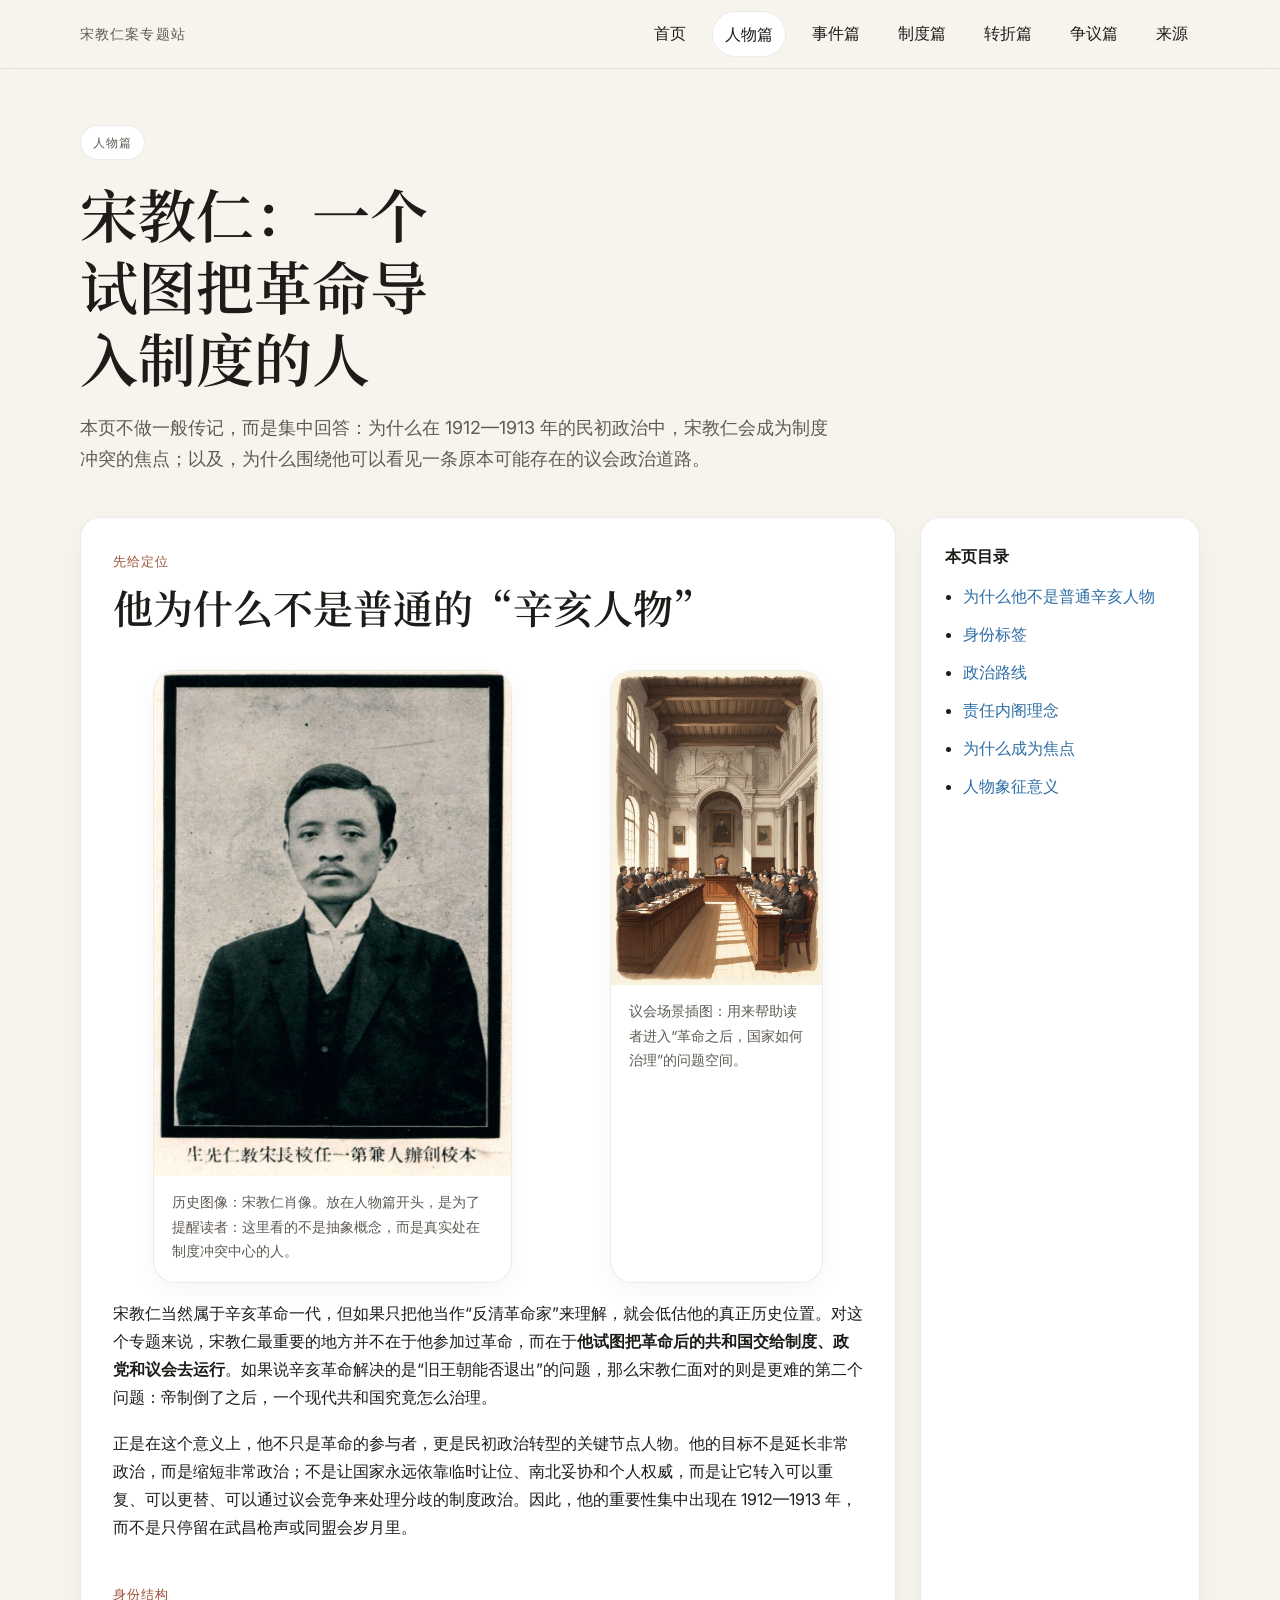
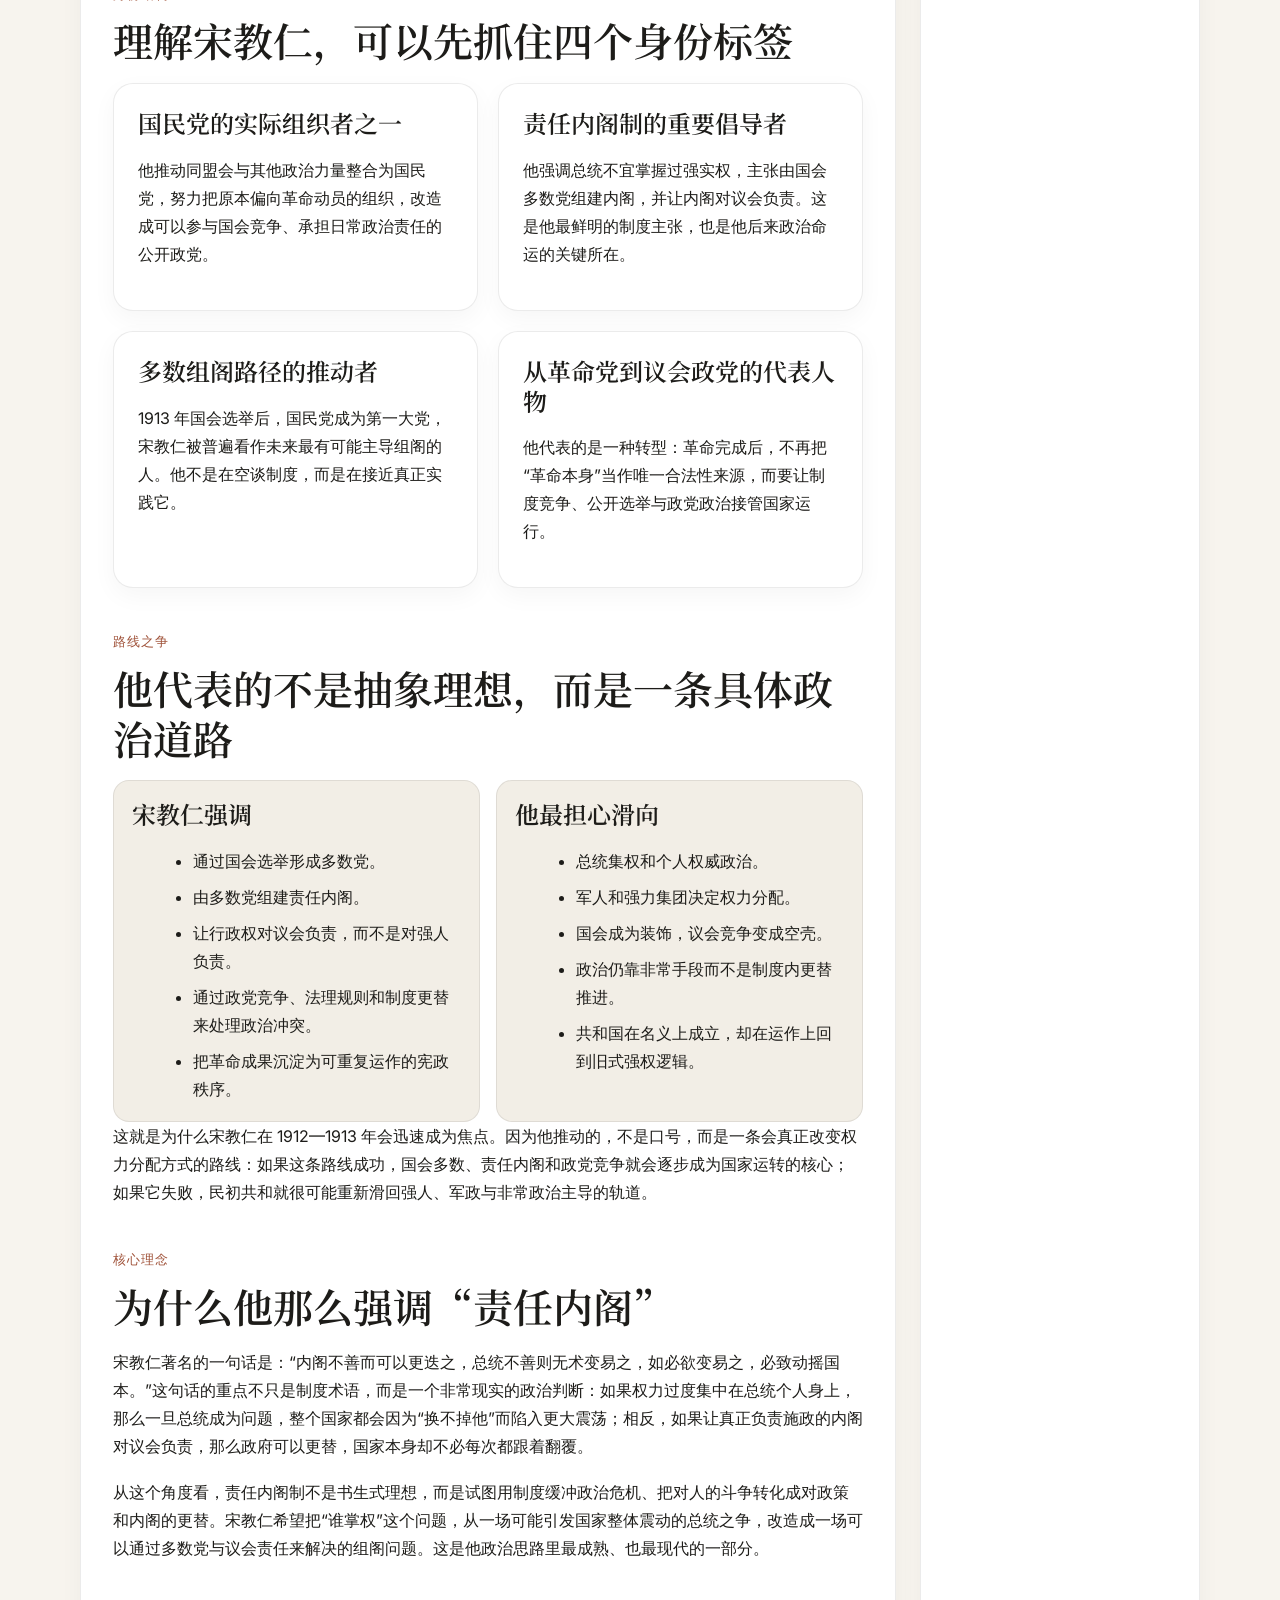
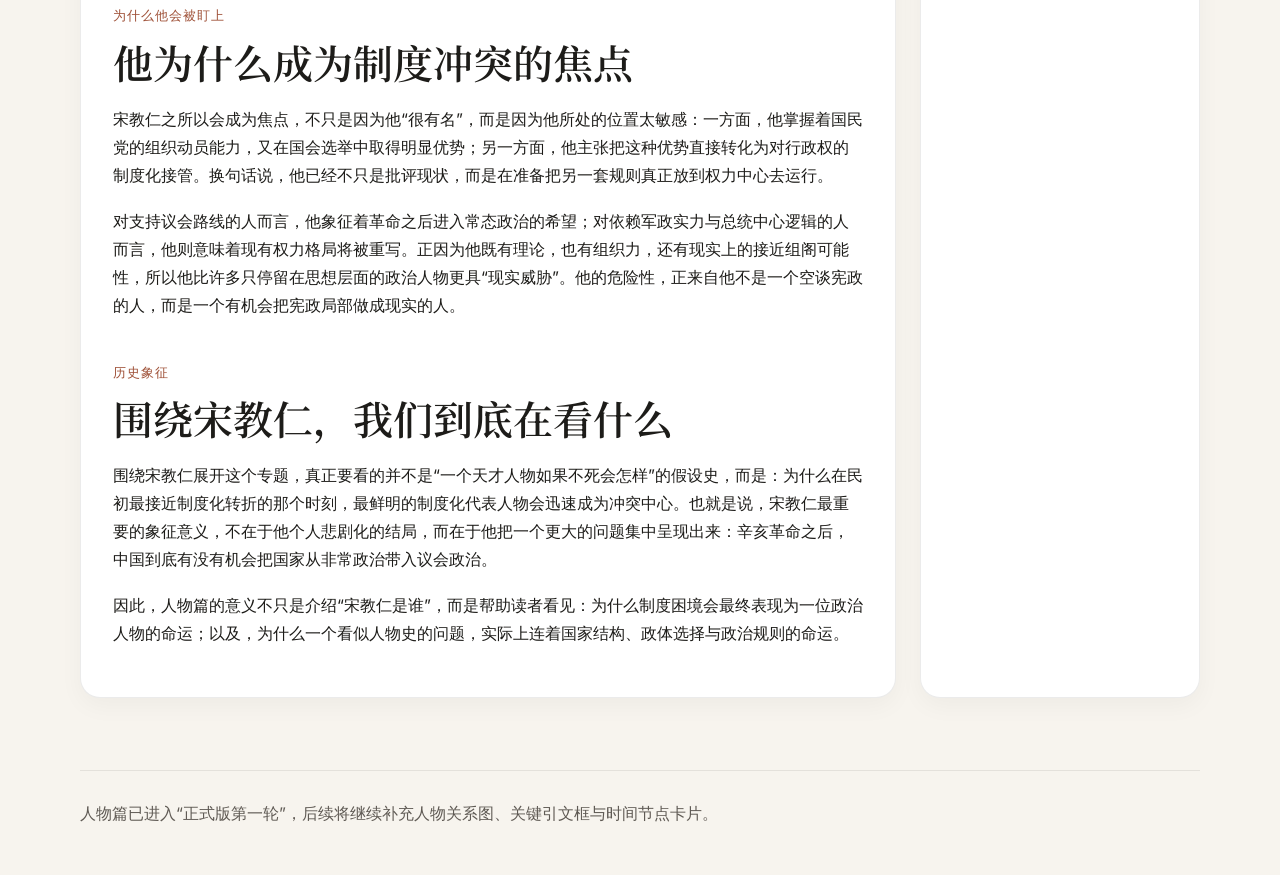
<file: pages/person.html>
<!doctype html>
<html lang="zh-CN">
<head>
  <meta charset="UTF-8" />
  <meta name="viewport" content="width=device-width, initial-scale=1.0" />
  <title>人物篇｜宋教仁案专题站</title>
  <link rel="preconnect" href="https://fonts.googleapis.com">
  <link rel="preconnect" href="https://fonts.gstatic.com" crossorigin>
  <link href="https://fonts.googleapis.com/css2?family=Inter:wght@400;500;600;700&family=Noto+Serif+SC:wght@500;600;700&display=swap" rel="stylesheet">
  <link rel="stylesheet" href="../assets/css/main.css" />
</head>
<body>
  <header class="site-header"><div class="nav-wrap"><div class="brand">宋教仁案专题站</div><nav class="nav-links"><a data-nav href="../index.html">首页</a><a data-nav href="person.html">人物篇</a><a data-nav href="case.html">事件篇</a><a data-nav href="system.html">制度篇</a><a data-nav href="turning-point.html">转折篇</a><a data-nav href="debate.html">争议篇</a><a data-nav href="sources.html">来源</a></nav></div></header>
  <section class="page-intro">
    <span class="eyebrow">人物篇</span>
    <h1>宋教仁：一个试图把革命导入制度的人</h1>
    <p class="lead">本页不做一般传记，而是集中回答：为什么在 1912—1913 年的民初政治中，宋教仁会成为制度冲突的焦点；以及，为什么围绕他可以看见一条原本可能存在的议会政治道路。</p>
  </section>
  <main class="page-grid">
    <article class="article">
      <section id="定位">
        <div class="kicker">先给定位</div>
        <h2>他为什么不是普通的“辛亥人物”</h2>
        <div class="media-grid">
          <figure class="media-card animated-float">
            <img src="../assets/media/song-jiaoren-portrait-alt.jpg" alt="宋教仁历史肖像照片" />
            <figcaption class="caption">历史图像：宋教仁肖像。放在人物篇开头，是为了提醒读者：这里看的不是抽象概念，而是真实处在制度冲突中心的人。</figcaption>
          </figure>
          <figure class="media-card animated-pulse animated-pan">
            <img src="../assets/media/parliament-hall-scene.jpg" alt="民初议会讨论场景插图" />
            <figcaption class="caption">议会场景插图：用来帮助读者进入“革命之后，国家如何治理”的问题空间。</figcaption>
          </figure>
        </div>
        <p>宋教仁当然属于辛亥革命一代，但如果只把他当作“反清革命家”来理解，就会低估他的真正历史位置。对这个专题来说，宋教仁最重要的地方并不在于他参加过革命，而在于<strong>他试图把革命后的共和国交给制度、政党和议会去运行</strong>。如果说辛亥革命解决的是“旧王朝能否退出”的问题，那么宋教仁面对的则是更难的第二个问题：帝制倒了之后，一个现代共和国究竟怎么治理。</p>
        <p>正是在这个意义上，他不只是革命的参与者，更是民初政治转型的关键节点人物。他的目标不是延长非常政治，而是缩短非常政治；不是让国家永远依靠临时让位、南北妥协和个人权威，而是让它转入可以重复、可以更替、可以通过议会竞争来处理分歧的制度政治。因此，他的重要性集中出现在 1912—1913 年，而不是只停留在武昌枪声或同盟会岁月里。</p>
      </section>

      <section id="标签">
        <div class="kicker">身份结构</div>
        <h2>理解宋教仁，可以先抓住四个身份标签</h2>
        <div class="grid-2">
          <div class="card"><h3>国民党的实际组织者之一</h3><p>他推动同盟会与其他政治力量整合为国民党，努力把原本偏向革命动员的组织，改造成可以参与国会竞争、承担日常政治责任的公开政党。</p></div>
          <div class="card"><h3>责任内阁制的重要倡导者</h3><p>他强调总统不宜掌握过强实权，主张由国会多数党组建内阁，并让内阁对议会负责。这是他最鲜明的制度主张，也是他后来政治命运的关键所在。</p></div>
          <div class="card"><h3>多数组阁路径的推动者</h3><p>1913 年国会选举后，国民党成为第一大党，宋教仁被普遍看作未来最有可能主导组阁的人。他不是在空谈制度，而是在接近真正实践它。</p></div>
          <div class="card"><h3>从革命党到议会政党的代表人物</h3><p>他代表的是一种转型：革命完成后，不再把“革命本身”当作唯一合法性来源，而要让制度竞争、公开选举与政党政治接管国家运行。</p></div>
        </div>
      </section>

      <section id="路线">
        <div class="kicker">路线之争</div>
        <h2>他代表的不是抽象理想，而是一条具体政治道路</h2>
        <div class="compare">
          <div class="panel">
            <h3>宋教仁强调</h3>
            <ul>
              <li>通过国会选举形成多数党。</li>
              <li>由多数党组建责任内阁。</li>
              <li>让行政权对议会负责，而不是对强人负责。</li>
              <li>通过政党竞争、法理规则和制度更替来处理政治冲突。</li>
              <li>把革命成果沉淀为可重复运作的宪政秩序。</li>
            </ul>
          </div>
          <div class="panel">
            <h3>他最担心滑向</h3>
            <ul>
              <li>总统集权和个人权威政治。</li>
              <li>军人和强力集团决定权力分配。</li>
              <li>国会成为装饰，议会竞争变成空壳。</li>
              <li>政治仍靠非常手段而不是制度内更替推进。</li>
              <li>共和国在名义上成立，却在运作上回到旧式强权逻辑。</li>
            </ul>
          </div>
        </div>
        <p>这就是为什么宋教仁在 1912—1913 年会迅速成为焦点。因为他推动的，不是口号，而是一条会真正改变权力分配方式的路线：如果这条路线成功，国会多数、责任内阁和政党竞争就会逐步成为国家运转的核心；如果它失败，民初共和就很可能重新滑回强人、军政与非常政治主导的轨道。</p>
      </section>

      <section id="内阁">
        <div class="kicker">核心理念</div>
        <h2>为什么他那么强调“责任内阁”</h2>
        <p>宋教仁著名的一句话是：“内阁不善而可以更迭之，总统不善则无术变易之，如必欲变易之，必致动摇国本。”这句话的重点不只是制度术语，而是一个非常现实的政治判断：如果权力过度集中在总统个人身上，那么一旦总统成为问题，整个国家都会因为“换不掉他”而陷入更大震荡；相反，如果让真正负责施政的内阁对议会负责，那么政府可以更替，国家本身却不必每次都跟着翻覆。</p>
        <p>从这个角度看，责任内阁制不是书生式理想，而是试图用制度缓冲政治危机、把对人的斗争转化成对政策和内阁的更替。宋教仁希望把“谁掌权”这个问题，从一场可能引发国家整体震动的总统之争，改造成一场可以通过多数党与议会责任来解决的组阁问题。这是他政治思路里最成熟、也最现代的一部分。</p>
      </section>

      <section id="焦点">
        <div class="kicker">为什么他会被盯上</div>
        <h2>他为什么成为制度冲突的焦点</h2>
        <p>宋教仁之所以会成为焦点，不只是因为他“很有名”，而是因为他所处的位置太敏感：一方面，他掌握着国民党的组织动员能力，又在国会选举中取得明显优势；另一方面，他主张把这种优势直接转化为对行政权的制度化接管。换句话说，他已经不只是批评现状，而是在准备把另一套规则真正放到权力中心去运行。</p>
        <p>对支持议会路线的人而言，他象征着革命之后进入常态政治的希望；对依赖军政实力与总统中心逻辑的人而言，他则意味着现有权力格局将被重写。正因为他既有理论，也有组织力，还有现实上的接近组阁可能性，所以他比许多只停留在思想层面的政治人物更具“现实威胁”。他的危险性，正来自他不是一个空谈宪政的人，而是一个有机会把宪政局部做成现实的人。</p>
      </section>

      <section id="象征">
        <div class="kicker">历史象征</div>
        <h2>围绕宋教仁，我们到底在看什么</h2>
        <p>围绕宋教仁展开这个专题，真正要看的并不是“一个天才人物如果不死会怎样”的假设史，而是：为什么在民初最接近制度化转折的那个时刻，最鲜明的制度化代表人物会迅速成为冲突中心。也就是说，宋教仁最重要的象征意义，不在于他个人悲剧化的结局，而在于他把一个更大的问题集中呈现出来：辛亥革命之后，中国到底有没有机会把国家从非常政治带入议会政治。</p>
        <p>因此，人物篇的意义不只是介绍“宋教仁是谁”，而是帮助读者看见：为什么制度困境会最终表现为一位政治人物的命运；以及，为什么一个看似人物史的问题，实际上连着国家结构、政体选择与政治规则的命运。</p>
      </section>
    </article>
    <aside class="sidebar-box">
      <strong>本页目录</strong>
      <ul>
        <li><a href="#定位">为什么他不是普通辛亥人物</a></li>
        <li><a href="#标签">身份标签</a></li>
        <li><a href="#路线">政治路线</a></li>
        <li><a href="#内阁">责任内阁理念</a></li>
        <li><a href="#焦点">为什么成为焦点</a></li>
        <li><a href="#象征">人物象征意义</a></li>
      </ul>
    </aside>
  </main>
  <footer><div class="footer-wrap">人物篇已进入“正式版第一轮”，后续将继续补充人物关系图、关键引文框与时间节点卡片。</div></footer>
  <script src="../assets/js/app.js"></script>
</body>
</html>
</file>
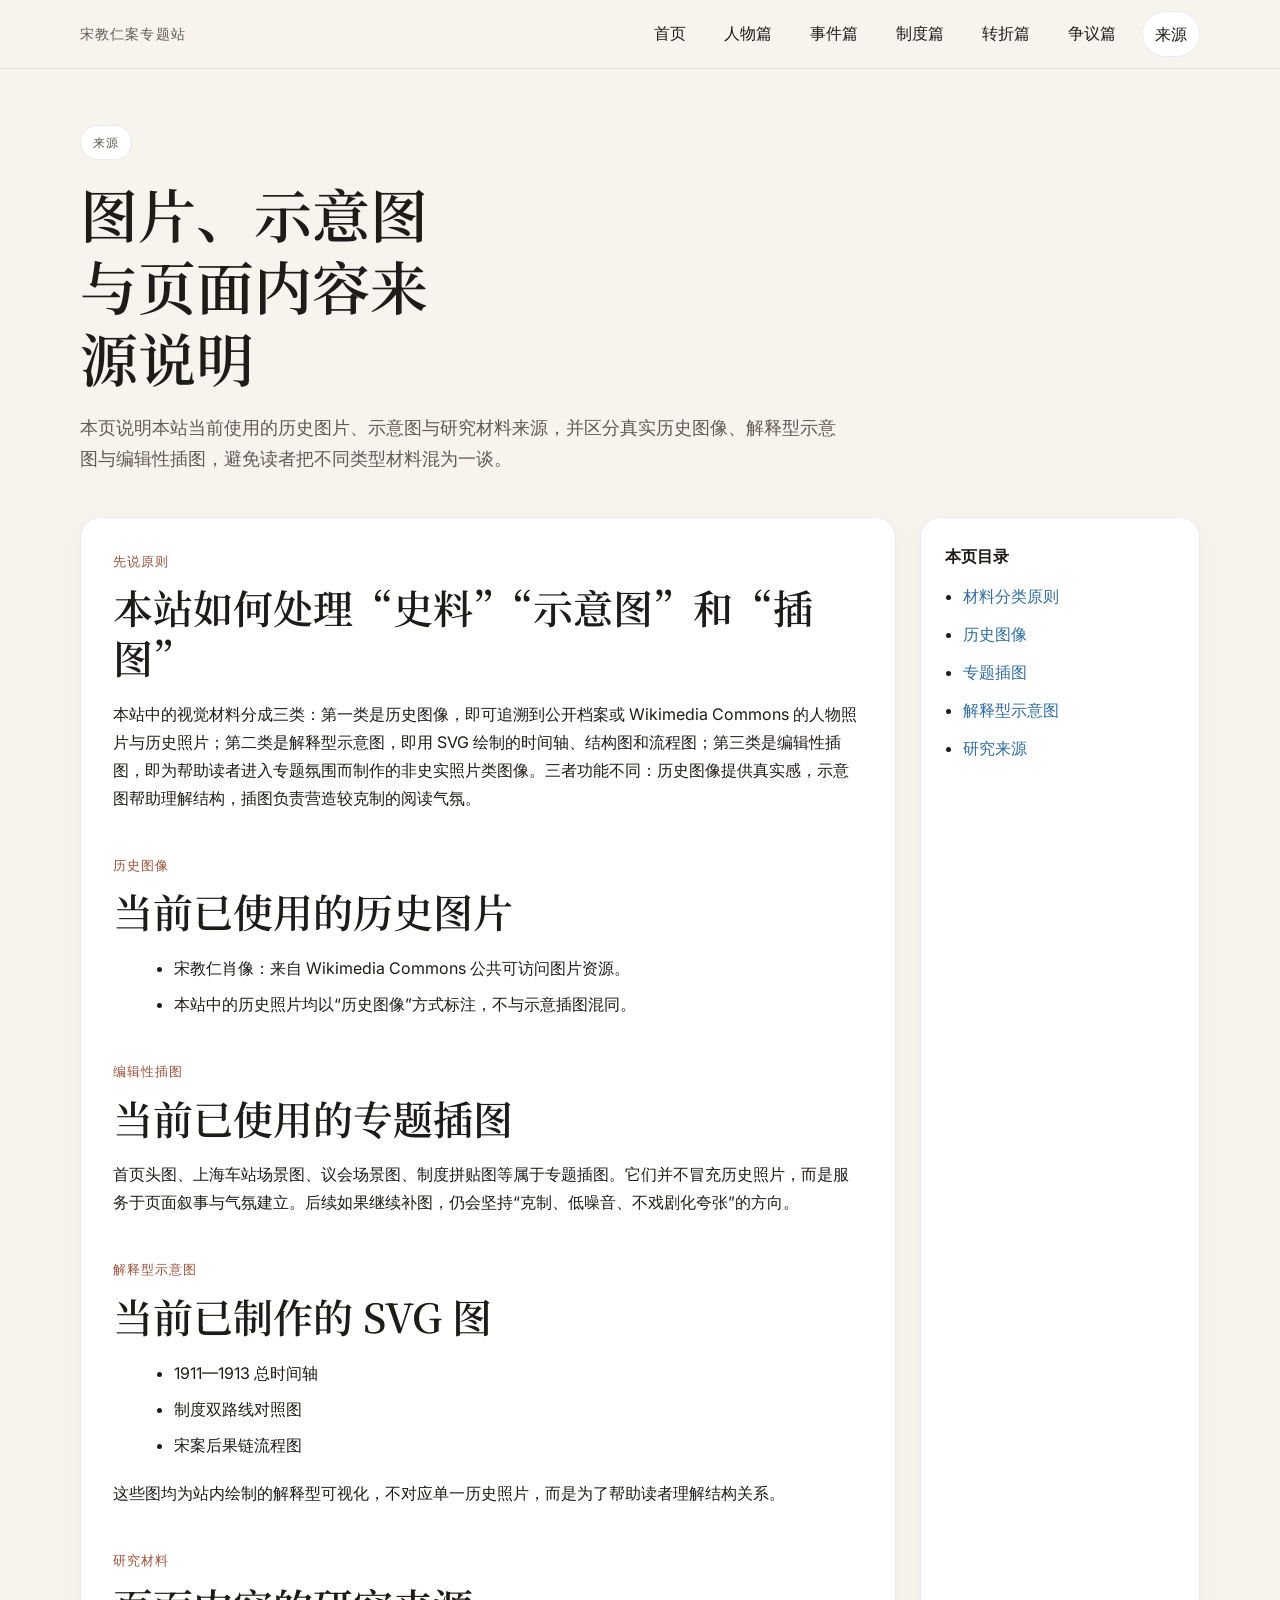
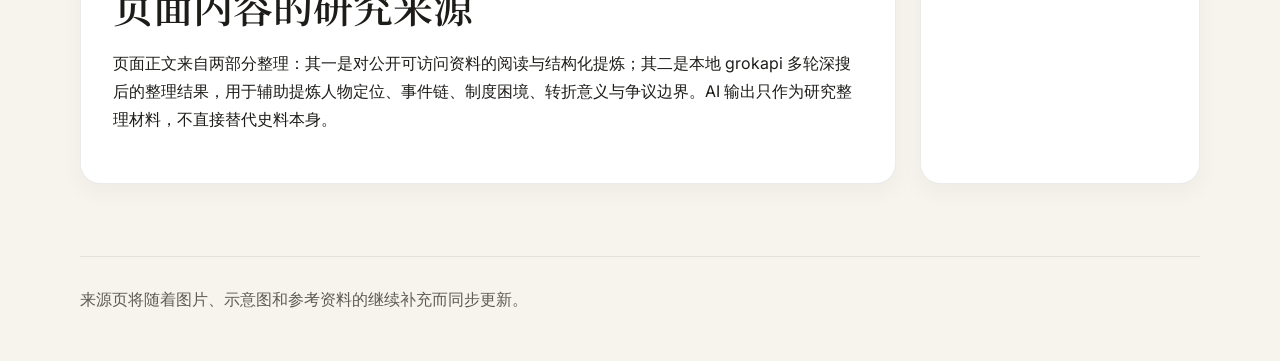
<file: pages/sources.html>
<!doctype html>
<html lang="zh-CN">
<head>
  <meta charset="UTF-8" />
  <meta name="viewport" content="width=device-width, initial-scale=1.0" />
  <title>来源页｜宋教仁案专题站</title>
  <link rel="preconnect" href="https://fonts.googleapis.com">
  <link rel="preconnect" href="https://fonts.gstatic.com" crossorigin>
  <link href="https://fonts.googleapis.com/css2?family=Inter:wght@400;500;600;700&family=Noto+Serif+SC:wght@500;600;700&display=swap" rel="stylesheet">
  <link rel="stylesheet" href="../assets/css/main.css" />
</head>
<body>
  <header class="site-header"><div class="nav-wrap"><div class="brand">宋教仁案专题站</div><nav class="nav-links"><a data-nav href="../index.html">首页</a><a data-nav href="person.html">人物篇</a><a data-nav href="case.html">事件篇</a><a data-nav href="system.html">制度篇</a><a data-nav href="turning-point.html">转折篇</a><a data-nav href="debate.html">争议篇</a><a data-nav href="sources.html">来源</a></nav></div></header>
  <section class="page-intro">
    <span class="eyebrow">来源</span>
    <h1>图片、示意图与页面内容来源说明</h1>
    <p class="lead">本页说明本站当前使用的历史图片、示意图与研究材料来源，并区分真实历史图像、解释型示意图与编辑性插图，避免读者把不同类型材料混为一谈。</p>
  </section>
  <main class="page-grid">
    <article class="article">
      <section id="原则">
        <div class="kicker">先说原则</div>
        <h2>本站如何处理“史料”“示意图”和“插图”</h2>
        <p>本站中的视觉材料分成三类：第一类是历史图像，即可追溯到公开档案或 Wikimedia Commons 的人物照片与历史照片；第二类是解释型示意图，即用 SVG 绘制的时间轴、结构图和流程图；第三类是编辑性插图，即为帮助读者进入专题氛围而制作的非史实照片类图像。三者功能不同：历史图像提供真实感，示意图帮助理解结构，插图负责营造较克制的阅读气氛。</p>
      </section>
      <section id="history">
        <div class="kicker">历史图像</div>
        <h2>当前已使用的历史图片</h2>
        <ul>
          <li>宋教仁肖像：来自 Wikimedia Commons 公共可访问图片资源。</li>
          <li>本站中的历史照片均以“历史图像”方式标注，不与示意插图混同。</li>
        </ul>
      </section>
      <section id="editorial">
        <div class="kicker">编辑性插图</div>
        <h2>当前已使用的专题插图</h2>
        <p>首页头图、上海车站场景图、议会场景图、制度拼贴图等属于专题插图。它们并不冒充历史照片，而是服务于页面叙事与气氛建立。后续如果继续补图，仍会坚持“克制、低噪音、不戏剧化夸张”的方向。</p>
      </section>
      <section id="diagrams">
        <div class="kicker">解释型示意图</div>
        <h2>当前已制作的 SVG 图</h2>
        <ul>
          <li>1911—1913 总时间轴</li>
          <li>制度双路线对照图</li>
          <li>宋案后果链流程图</li>
        </ul>
        <p>这些图均为站内绘制的解释型可视化，不对应单一历史照片，而是为了帮助读者理解结构关系。</p>
      </section>
      <section id="research">
        <div class="kicker">研究材料</div>
        <h2>页面内容的研究来源</h2>
        <p>页面正文来自两部分整理：其一是对公开可访问资料的阅读与结构化提炼；其二是本地 grokapi 多轮深搜后的整理结果，用于辅助提炼人物定位、事件链、制度困境、转折意义与争议边界。AI 输出只作为研究整理材料，不直接替代史料本身。</p>
      </section>
    </article>
    <aside class="sidebar-box">
      <strong>本页目录</strong>
      <ul>
        <li><a href="#原则">材料分类原则</a></li>
        <li><a href="#history">历史图像</a></li>
        <li><a href="#editorial">专题插图</a></li>
        <li><a href="#diagrams">解释型示意图</a></li>
        <li><a href="#research">研究来源</a></li>
      </ul>
    </aside>
  </main>
  <footer><div class="footer-wrap">来源页将随着图片、示意图和参考资料的继续补充而同步更新。</div></footer>
  <script src="../assets/js/app.js"></script>
</body>
</html>
</file>
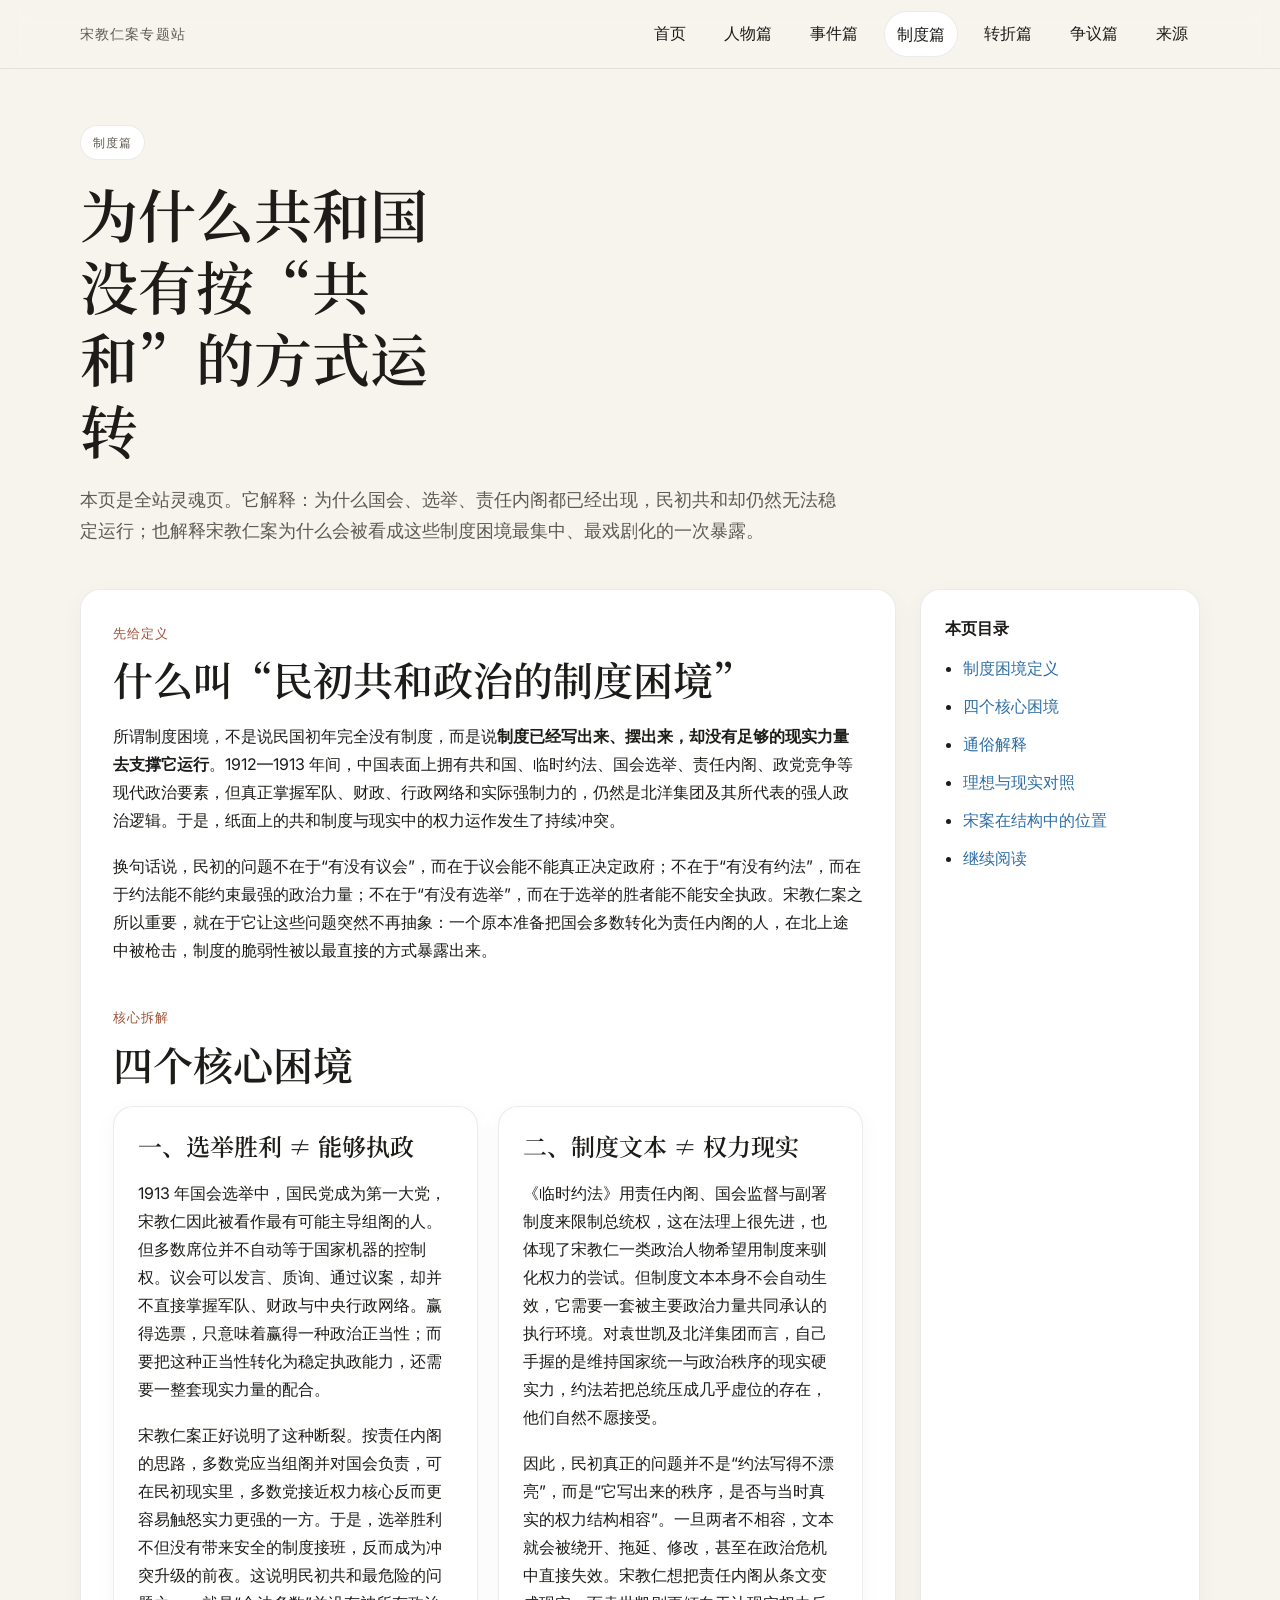
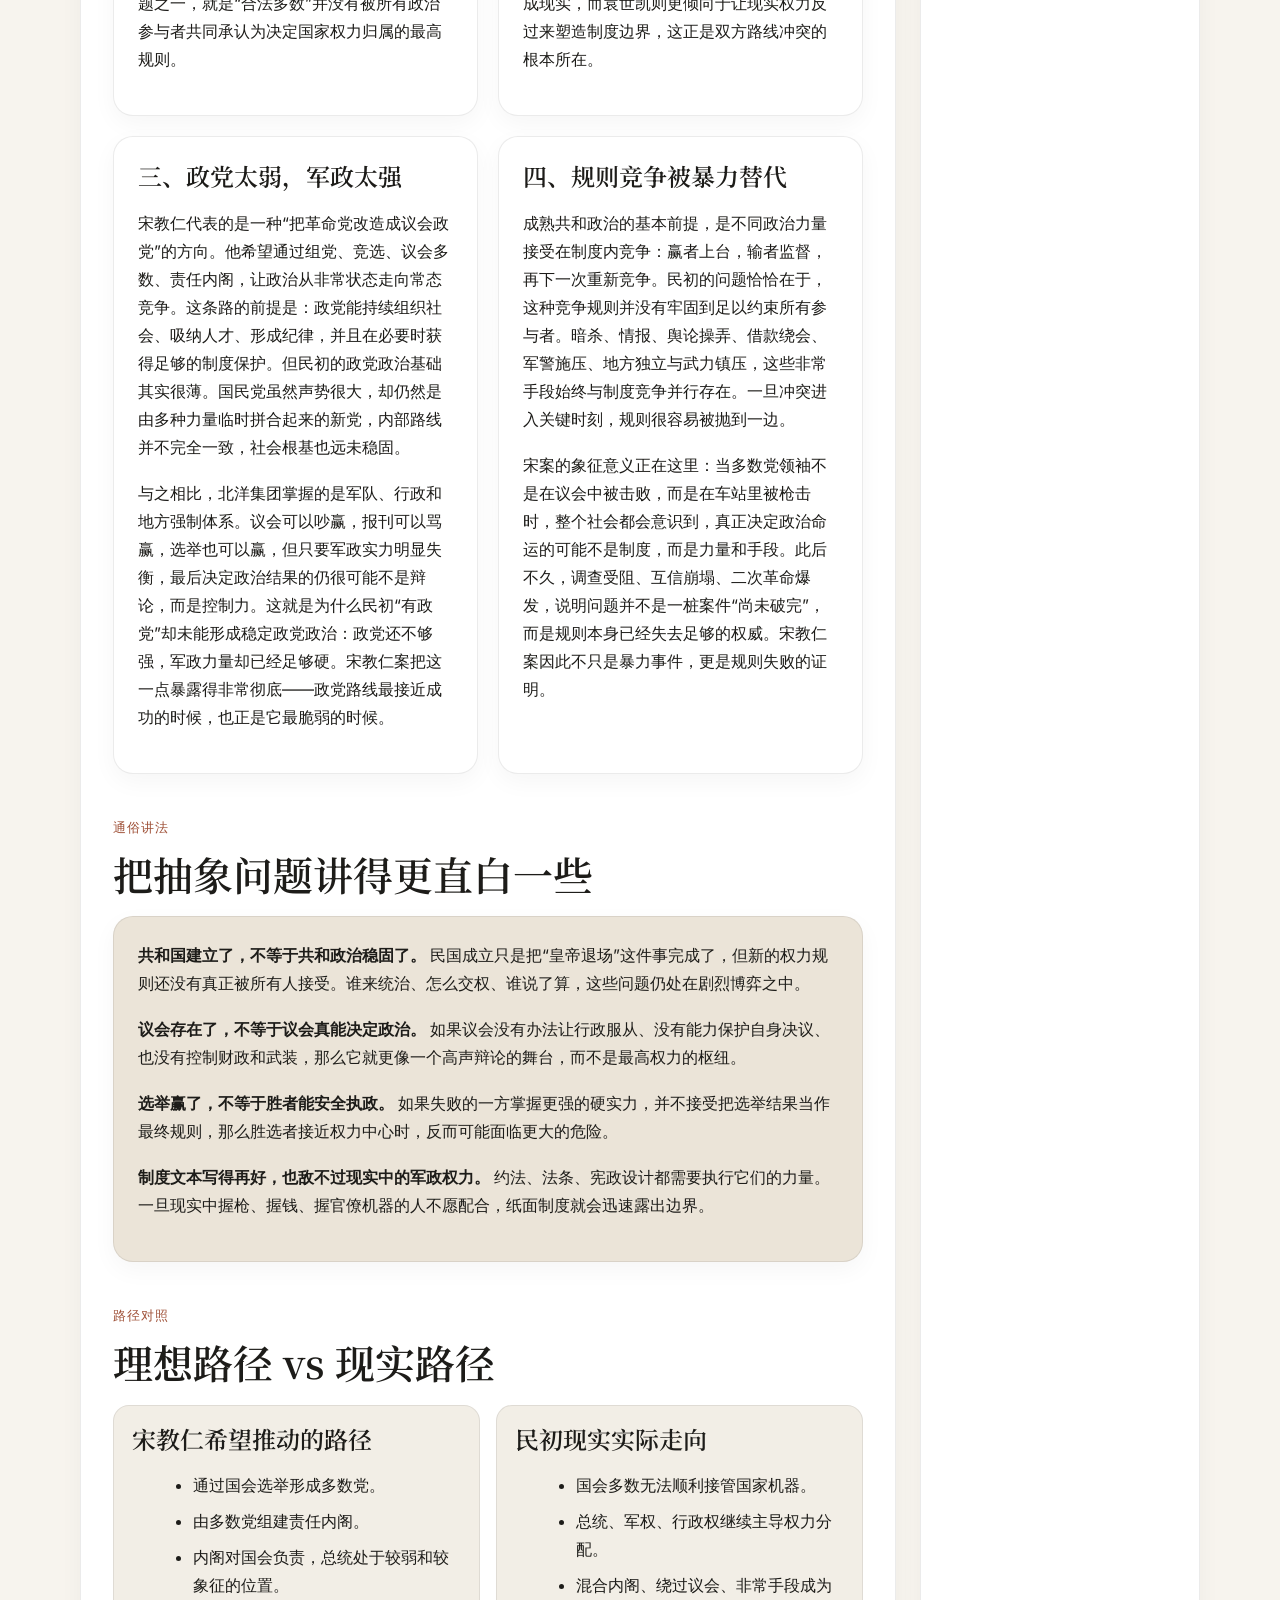
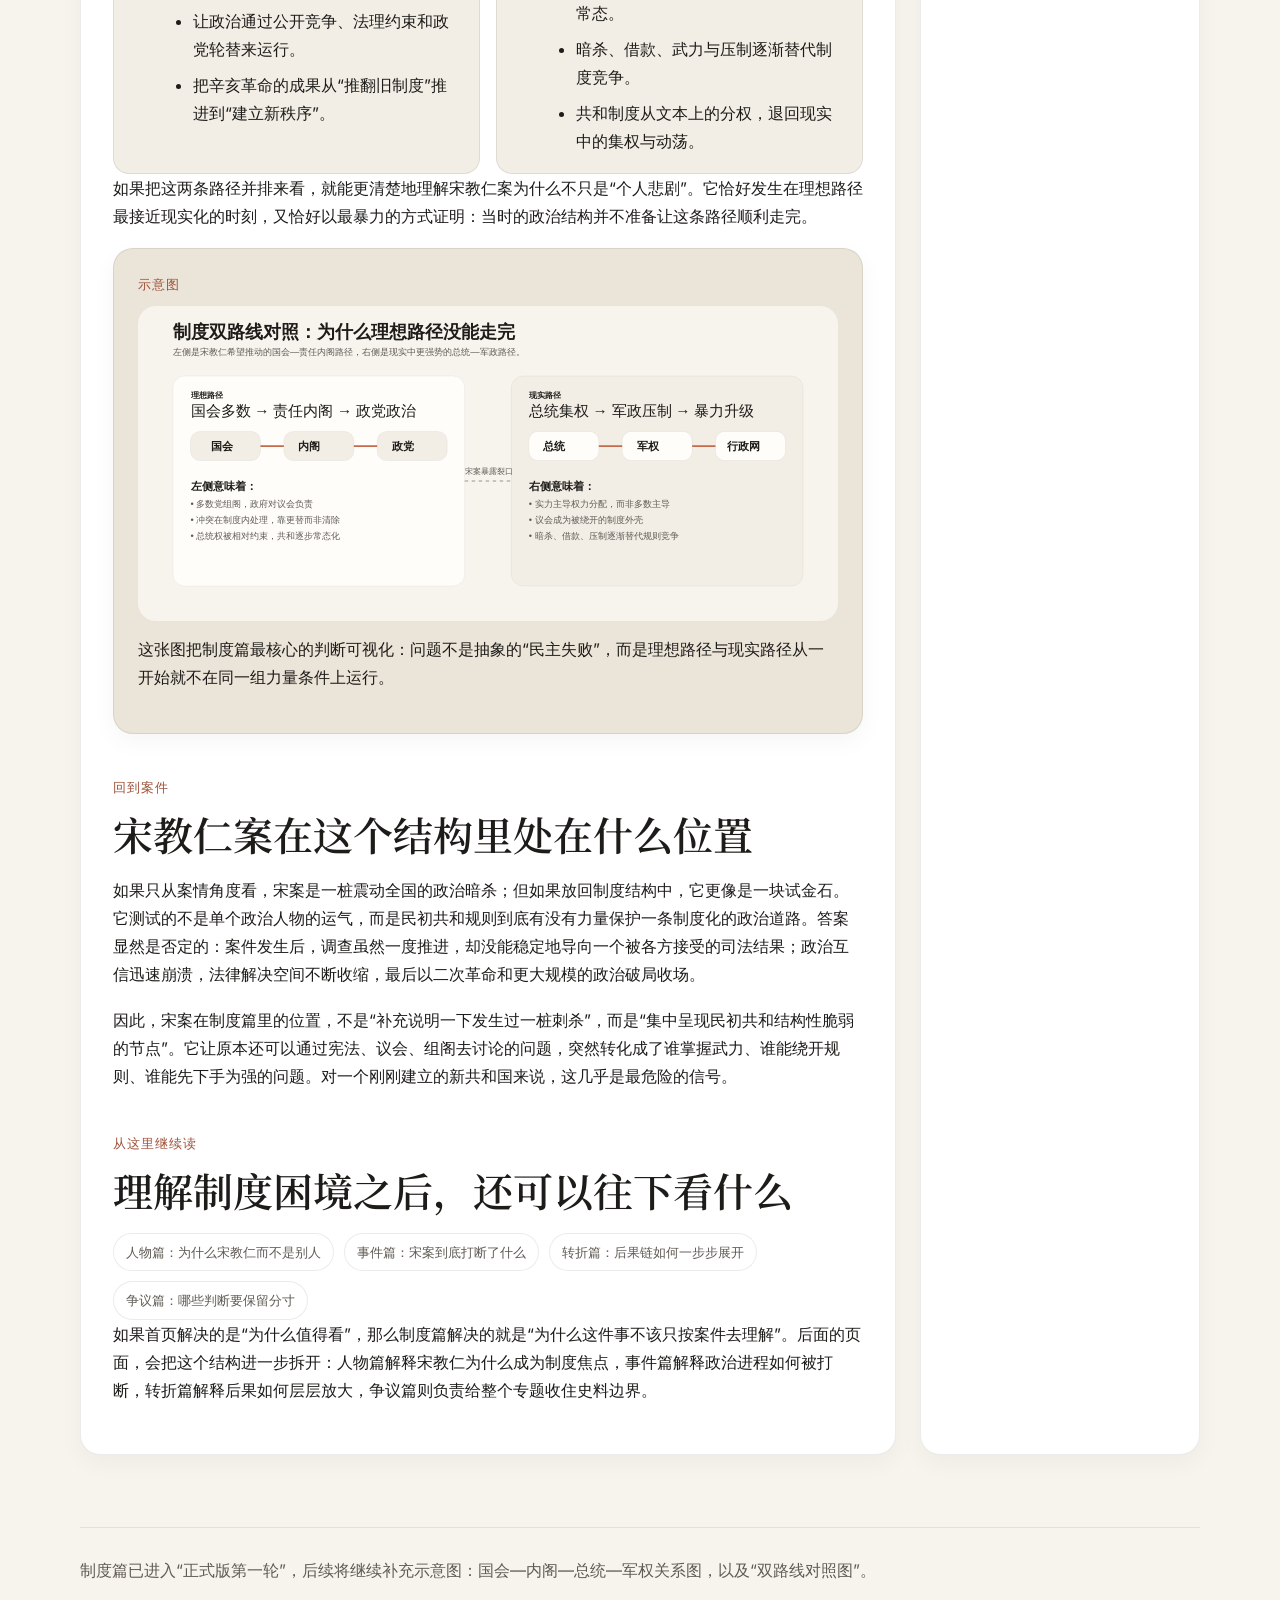
<file: pages/system.html>
<!doctype html>
<html lang="zh-CN">
<head>
  <meta charset="UTF-8" />
  <meta name="viewport" content="width=device-width, initial-scale=1.0" />
  <title>制度篇｜宋教仁案专题站</title>
  <link rel="preconnect" href="https://fonts.googleapis.com">
  <link rel="preconnect" href="https://fonts.gstatic.com" crossorigin>
  <link href="https://fonts.googleapis.com/css2?family=Inter:wght@400;500;600;700&family=Noto+Serif+SC:wght@500;600;700&display=swap" rel="stylesheet">
  <link rel="stylesheet" href="../assets/css/main.css" />
</head>
<body>
  <header class="site-header"><div class="nav-wrap"><div class="brand">宋教仁案专题站</div><nav class="nav-links"><a data-nav href="../index.html">首页</a><a data-nav href="person.html">人物篇</a><a data-nav href="case.html">事件篇</a><a data-nav href="system.html">制度篇</a><a data-nav href="turning-point.html">转折篇</a><a data-nav href="debate.html">争议篇</a><a data-nav href="sources.html">来源</a></nav></div></header>
  <section class="page-intro">
    <span class="eyebrow">制度篇</span>
    <h1>为什么共和国没有按“共和”的方式运转</h1>
    <p class="lead">本页是全站灵魂页。它解释：为什么国会、选举、责任内阁都已经出现，民初共和却仍然无法稳定运行；也解释宋教仁案为什么会被看成这些制度困境最集中、最戏剧化的一次暴露。</p>
  </section>
  <main class="page-grid">
    <article class="article">
      <section id="定义">
        <div class="kicker">先给定义</div>
        <h2>什么叫“民初共和政治的制度困境”</h2>
        <p>所谓制度困境，不是说民国初年完全没有制度，而是说<strong>制度已经写出来、摆出来，却没有足够的现实力量去支撑它运行</strong>。1912—1913 年间，中国表面上拥有共和国、临时约法、国会选举、责任内阁、政党竞争等现代政治要素，但真正掌握军队、财政、行政网络和实际强制力的，仍然是北洋集团及其所代表的强人政治逻辑。于是，纸面上的共和制度与现实中的权力运作发生了持续冲突。</p>
        <p>换句话说，民初的问题不在于“有没有议会”，而在于议会能不能真正决定政府；不在于“有没有约法”，而在于约法能不能约束最强的政治力量；不在于“有没有选举”，而在于选举的胜者能不能安全执政。宋教仁案之所以重要，就在于它让这些问题突然不再抽象：一个原本准备把国会多数转化为责任内阁的人，在北上途中被枪击，制度的脆弱性被以最直接的方式暴露出来。</p>
      </section>

      <section id="四困境">
        <div class="kicker">核心拆解</div>
        <h2>四个核心困境</h2>
        <div class="grid-2">
          <div class="card">
            <h3>一、选举胜利 ≠ 能够执政</h3>
            <p>1913 年国会选举中，国民党成为第一大党，宋教仁因此被看作最有可能主导组阁的人。但多数席位并不自动等于国家机器的控制权。议会可以发言、质询、通过议案，却并不直接掌握军队、财政与中央行政网络。赢得选票，只意味着赢得一种政治正当性；而要把这种正当性转化为稳定执政能力，还需要一整套现实力量的配合。</p>
            <p>宋教仁案正好说明了这种断裂。按责任内阁的思路，多数党应当组阁并对国会负责，可在民初现实里，多数党接近权力核心反而更容易触怒实力更强的一方。于是，选举胜利不但没有带来安全的制度接班，反而成为冲突升级的前夜。这说明民初共和最危险的问题之一，就是“合法多数”并没有被所有政治参与者共同承认为决定国家权力归属的最高规则。</p>
          </div>
          <div class="card">
            <h3>二、制度文本 ≠ 权力现实</h3>
            <p>《临时约法》用责任内阁、国会监督与副署制度来限制总统权，这在法理上很先进，也体现了宋教仁一类政治人物希望用制度来驯化权力的尝试。但制度文本本身不会自动生效，它需要一套被主要政治力量共同承认的执行环境。对袁世凯及北洋集团而言，自己手握的是维持国家统一与政治秩序的现实硬实力，约法若把总统压成几乎虚位的存在，他们自然不愿接受。</p>
            <p>因此，民初真正的问题并不是“约法写得不漂亮”，而是“它写出来的秩序，是否与当时真实的权力结构相容”。一旦两者不相容，文本就会被绕开、拖延、修改，甚至在政治危机中直接失效。宋教仁想把责任内阁从条文变成现实，而袁世凯则更倾向于让现实权力反过来塑造制度边界，这正是双方路线冲突的根本所在。</p>
          </div>
          <div class="card">
            <h3>三、政党太弱，军政太强</h3>
            <p>宋教仁代表的是一种“把革命党改造成议会政党”的方向。他希望通过组党、竞选、议会多数、责任内阁，让政治从非常状态走向常态竞争。这条路的前提是：政党能持续组织社会、吸纳人才、形成纪律，并且在必要时获得足够的制度保护。但民初的政党政治基础其实很薄。国民党虽然声势很大，却仍然是由多种力量临时拼合起来的新党，内部路线并不完全一致，社会根基也远未稳固。</p>
            <p>与之相比，北洋集团掌握的是军队、行政和地方强制体系。议会可以吵赢，报刊可以骂赢，选举也可以赢，但只要军政实力明显失衡，最后决定政治结果的仍很可能不是辩论，而是控制力。这就是为什么民初“有政党”却未能形成稳定政党政治：政党还不够强，军政力量却已经足够硬。宋教仁案把这一点暴露得非常彻底——政党路线最接近成功的时候，也正是它最脆弱的时候。</p>
          </div>
          <div class="card">
            <h3>四、规则竞争被暴力替代</h3>
            <p>成熟共和政治的基本前提，是不同政治力量接受在制度内竞争：赢者上台，输者监督，再下一次重新竞争。民初的问题恰恰在于，这种竞争规则并没有牢固到足以约束所有参与者。暗杀、情报、舆论操弄、借款绕会、军警施压、地方独立与武力镇压，这些非常手段始终与制度竞争并行存在。一旦冲突进入关键时刻，规则很容易被抛到一边。</p>
            <p>宋案的象征意义正在这里：当多数党领袖不是在议会中被击败，而是在车站里被枪击时，整个社会都会意识到，真正决定政治命运的可能不是制度，而是力量和手段。此后不久，调查受阻、互信崩塌、二次革命爆发，说明问题并不是一桩案件“尚未破完”，而是规则本身已经失去足够的权威。宋教仁案因此不只是暴力事件，更是规则失败的证明。</p>
          </div>
        </div>
      </section>

      <section id="通俗解释">
        <div class="kicker">通俗讲法</div>
        <h2>把抽象问题讲得更直白一些</h2>
        <div class="section-note">
          <p><strong>共和国建立了，不等于共和政治稳固了。</strong> 民国成立只是把“皇帝退场”这件事完成了，但新的权力规则还没有真正被所有人接受。谁来统治、怎么交权、谁说了算，这些问题仍处在剧烈博弈之中。</p>
          <p><strong>议会存在了，不等于议会真能决定政治。</strong> 如果议会没有办法让行政服从、没有能力保护自身决议、也没有控制财政和武装，那么它就更像一个高声辩论的舞台，而不是最高权力的枢纽。</p>
          <p><strong>选举赢了，不等于胜者能安全执政。</strong> 如果失败的一方掌握更强的硬实力，并不接受把选举结果当作最终规则，那么胜选者接近权力中心时，反而可能面临更大的危险。</p>
          <p><strong>制度文本写得再好，也敌不过现实中的军政权力。</strong> 约法、法条、宪政设计都需要执行它们的力量。一旦现实中握枪、握钱、握官僚机器的人不愿配合，纸面制度就会迅速露出边界。</p>
        </div>
      </section>

      <section id="对照">
        <div class="kicker">路径对照</div>
        <h2>理想路径 vs 现实路径</h2>
        <div class="compare">
          <div class="panel">
            <h3>宋教仁希望推动的路径</h3>
            <ul>
              <li>通过国会选举形成多数党。</li>
              <li>由多数党组建责任内阁。</li>
              <li>内阁对国会负责，总统处于较弱和较象征的位置。</li>
              <li>让政治通过公开竞争、法理约束和政党轮替来运行。</li>
              <li>把辛亥革命的成果从“推翻旧制度”推进到“建立新秩序”。</li>
            </ul>
          </div>
          <div class="panel">
            <h3>民初现实实际走向</h3>
            <ul>
              <li>国会多数无法顺利接管国家机器。</li>
              <li>总统、军权、行政权继续主导权力分配。</li>
              <li>混合内阁、绕过议会、非常手段成为常态。</li>
              <li>暗杀、借款、武力与压制逐渐替代制度竞争。</li>
              <li>共和制度从文本上的分权，退回现实中的集权与动荡。</li>
            </ul>
          </div>
        </div>
        <p>如果把这两条路径并排来看，就能更清楚地理解宋教仁案为什么不只是“个人悲剧”。它恰好发生在理想路径最接近现实化的时刻，又恰好以最暴力的方式证明：当时的政治结构并不准备让这条路径顺利走完。</p>
        <div class="section-note">
          <div class="kicker">示意图</div>
          <img src="../assets/svg/system-compare.svg" alt="制度双路线对照图：宋教仁希望推动的路径与民初现实路径" style="width:100%;height:auto;border-radius:18px;display:block;" />
          <p style="margin-top:14px;">这张图把制度篇最核心的判断可视化：问题不是抽象的“民主失败”，而是理想路径与现实路径从一开始就不在同一组力量条件上运行。</p>
        </div>
      </section>

      <section id="宋案位置">
        <div class="kicker">回到案件</div>
        <h2>宋教仁案在这个结构里处在什么位置</h2>
        <p>如果只从案情角度看，宋案是一桩震动全国的政治暗杀；但如果放回制度结构中，它更像是一块试金石。它测试的不是单个政治人物的运气，而是民初共和规则到底有没有力量保护一条制度化的政治道路。答案显然是否定的：案件发生后，调查虽然一度推进，却没能稳定地导向一个被各方接受的司法结果；政治互信迅速崩溃，法律解决空间不断收缩，最后以二次革命和更大规模的政治破局收场。</p>
        <p>因此，宋案在制度篇里的位置，不是“补充说明一下发生过一桩刺杀”，而是“集中呈现民初共和结构性脆弱的节点”。它让原本还可以通过宪法、议会、组阁去讨论的问题，突然转化成了谁掌握武力、谁能绕开规则、谁能先下手为强的问题。对一个刚刚建立的新共和国来说，这几乎是最危险的信号。</p>
      </section>

      <section id="延伸">
        <div class="kicker">从这里继续读</div>
        <h2>理解制度困境之后，还可以往下看什么</h2>
        <div class="tag-row">
          <span class="tag">人物篇：为什么宋教仁而不是别人</span>
          <span class="tag">事件篇：宋案到底打断了什么</span>
          <span class="tag">转折篇：后果链如何一步步展开</span>
          <span class="tag">争议篇：哪些判断要保留分寸</span>
        </div>
        <p>如果首页解决的是“为什么值得看”，那么制度篇解决的就是“为什么这件事不该只按案件去理解”。后面的页面，会把这个结构进一步拆开：人物篇解释宋教仁为什么成为制度焦点，事件篇解释政治进程如何被打断，转折篇解释后果如何层层放大，争议篇则负责给整个专题收住史料边界。</p>
      </section>
    </article>
    <aside class="sidebar-box">
      <strong>本页目录</strong>
      <ul>
        <li><a href="#定义">制度困境定义</a></li>
        <li><a href="#四困境">四个核心困境</a></li>
        <li><a href="#通俗解释">通俗解释</a></li>
        <li><a href="#对照">理想与现实对照</a></li>
        <li><a href="#宋案位置">宋案在结构中的位置</a></li>
        <li><a href="#延伸">继续阅读</a></li>
      </ul>
    </aside>
  </main>
  <footer><div class="footer-wrap">制度篇已进入“正式版第一轮”，后续将继续补充示意图：国会—内阁—总统—军权关系图，以及“双路线对照图”。</div></footer>
  <script src="../assets/js/app.js"></script>
</body>
</html>
</file>
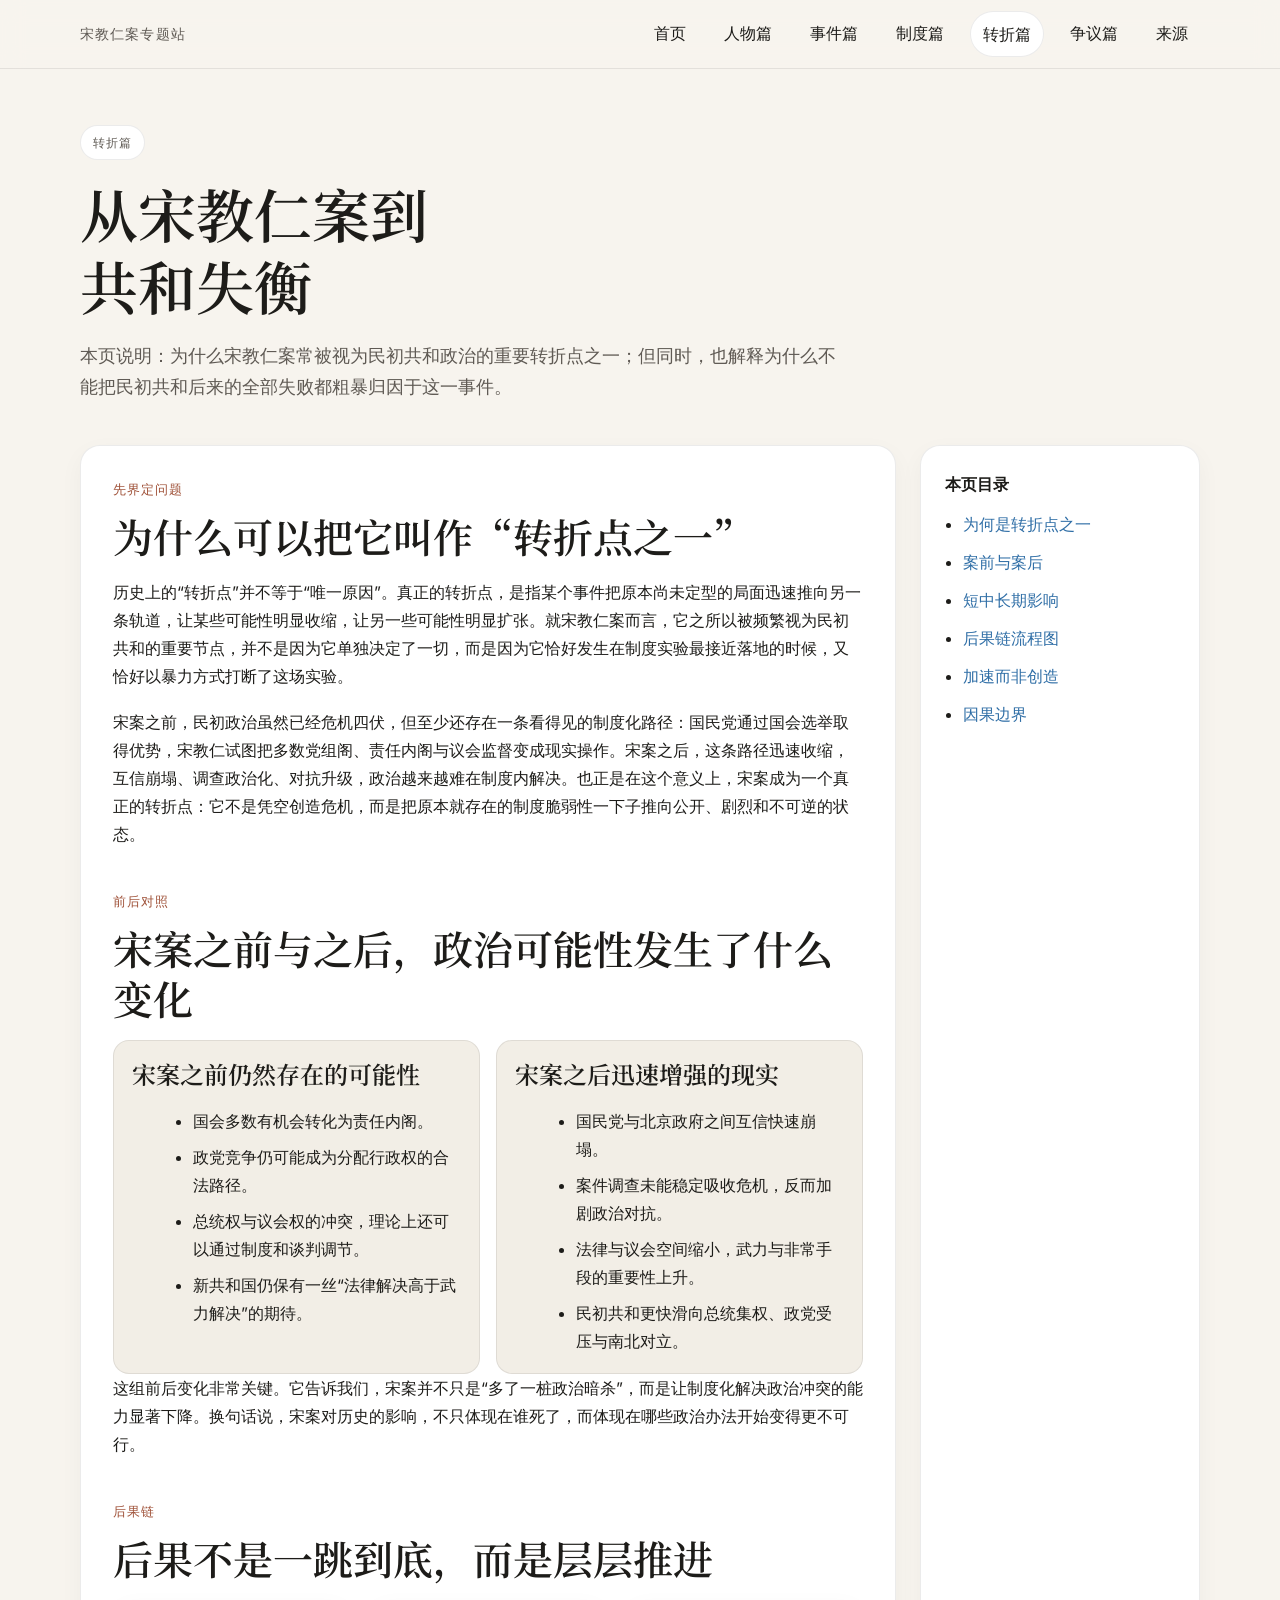
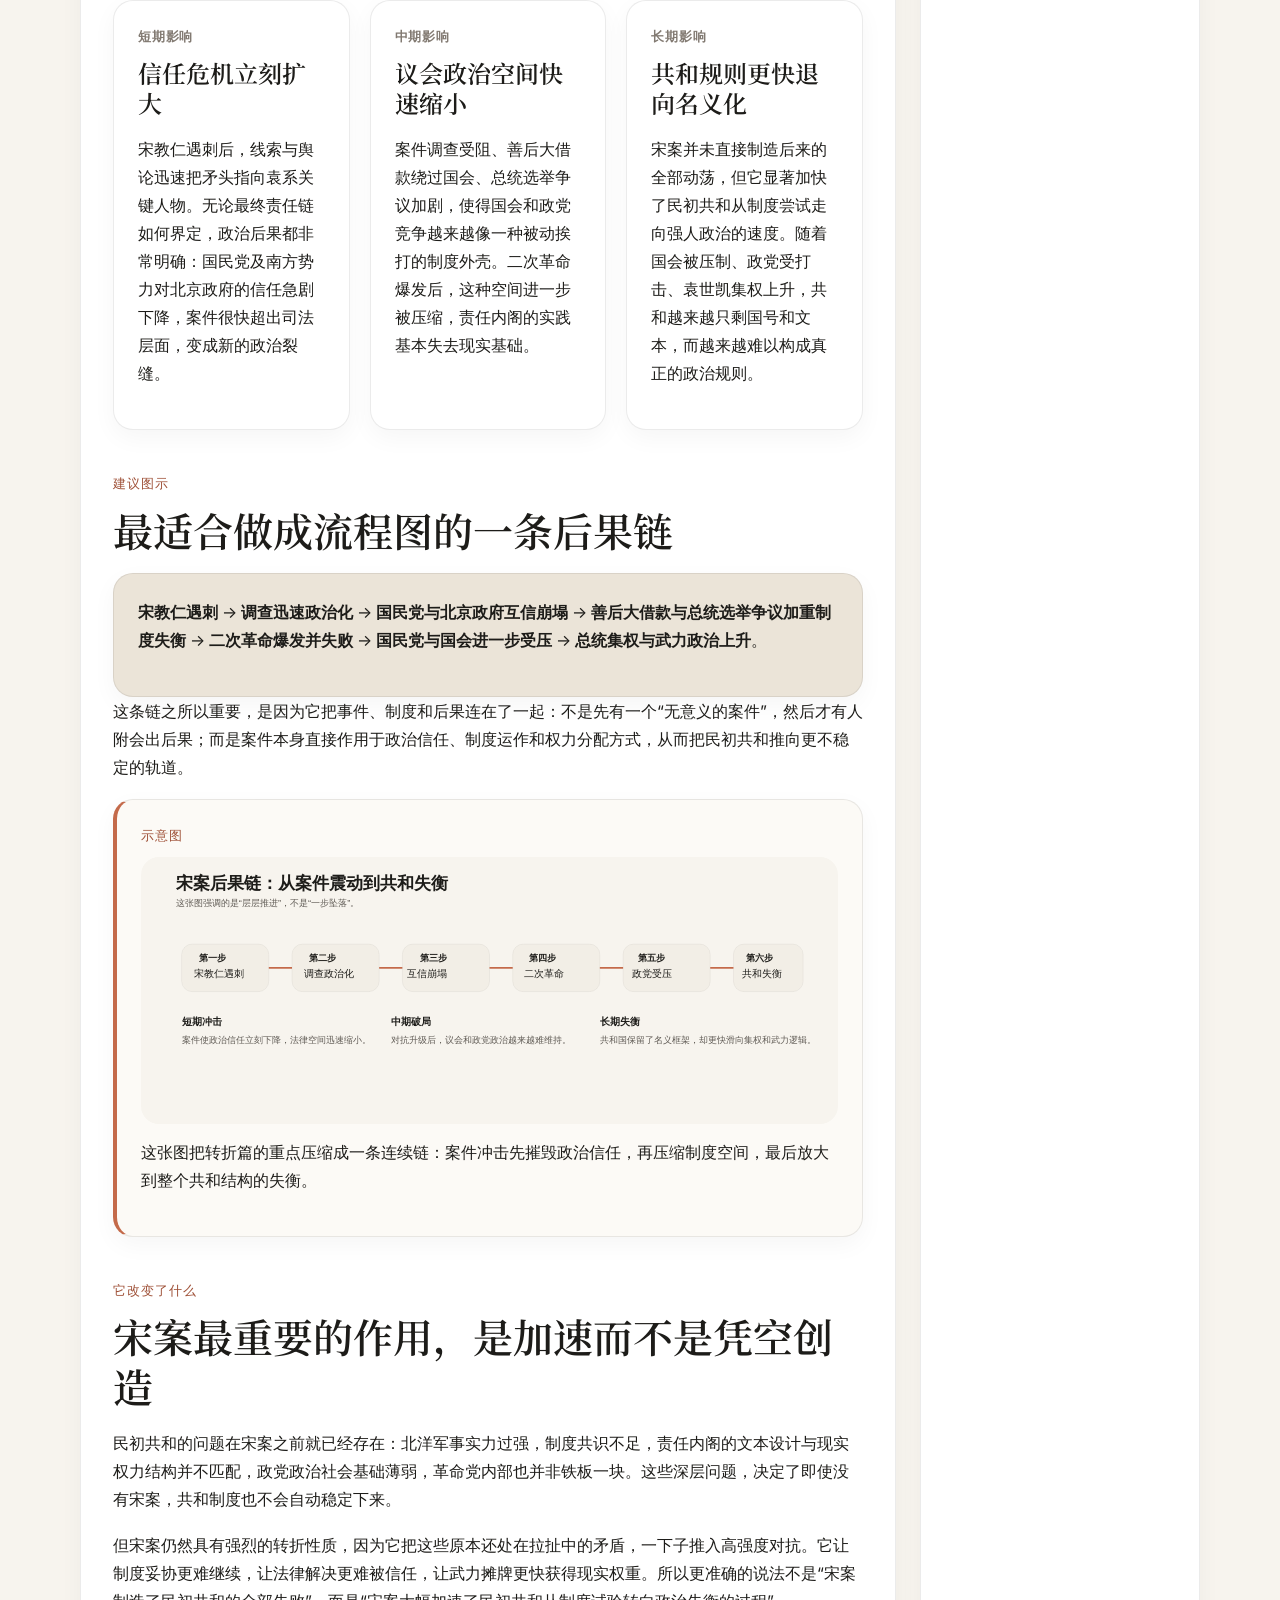
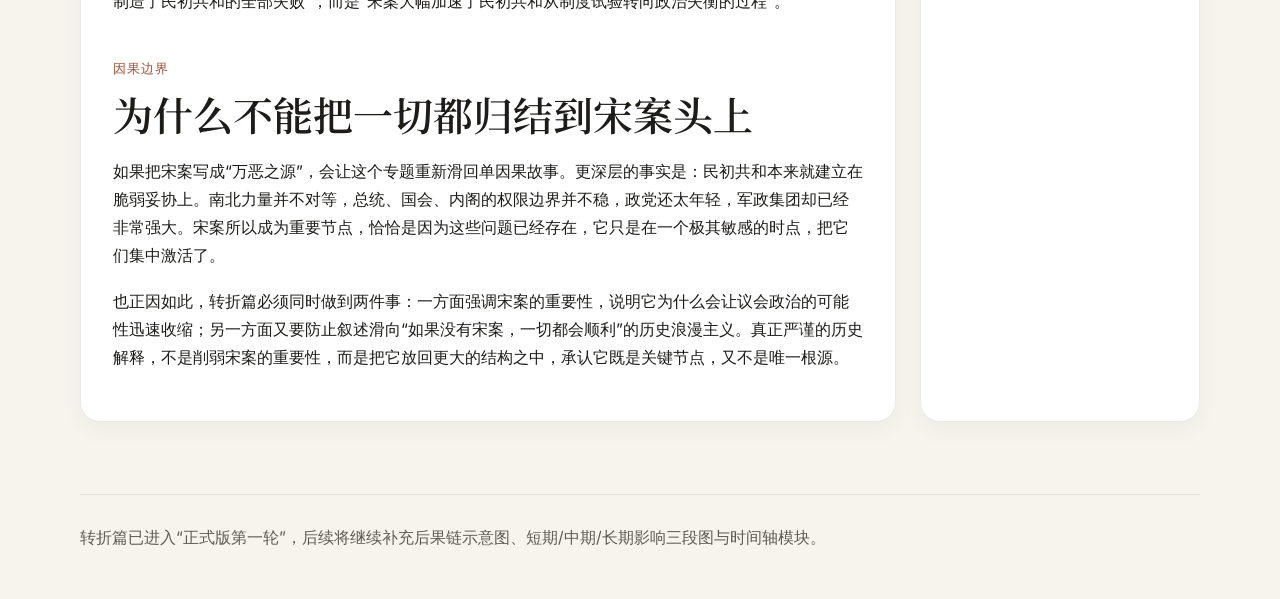
<file: pages/turning-point.html>
<!doctype html>
<html lang="zh-CN">
<head>
  <meta charset="UTF-8" />
  <meta name="viewport" content="width=device-width, initial-scale=1.0" />
  <title>转折篇｜宋教仁案专题站</title>
  <link rel="preconnect" href="https://fonts.googleapis.com">
  <link rel="preconnect" href="https://fonts.gstatic.com" crossorigin>
  <link href="https://fonts.googleapis.com/css2?family=Inter:wght@400;500;600;700&family=Noto+Serif+SC:wght@500;600;700&display=swap" rel="stylesheet">
  <link rel="stylesheet" href="../assets/css/main.css" />
</head>
<body>
  <header class="site-header"><div class="nav-wrap"><div class="brand">宋教仁案专题站</div><nav class="nav-links"><a data-nav href="../index.html">首页</a><a data-nav href="person.html">人物篇</a><a data-nav href="case.html">事件篇</a><a data-nav href="system.html">制度篇</a><a data-nav href="turning-point.html">转折篇</a><a data-nav href="debate.html">争议篇</a><a data-nav href="sources.html">来源</a></nav></div></header>
  <section class="page-intro">
    <span class="eyebrow">转折篇</span>
    <h1>从宋教仁案到共和失衡</h1>
    <p class="lead">本页说明：为什么宋教仁案常被视为民初共和政治的重要转折点之一；但同时，也解释为什么不能把民初共和后来的全部失败都粗暴归因于这一事件。</p>
  </section>
  <main class="page-grid">
    <article class="article">
      <section id="转折">
        <div class="kicker">先界定问题</div>
        <h2>为什么可以把它叫作“转折点之一”</h2>
        <p>历史上的“转折点”并不等于“唯一原因”。真正的转折点，是指某个事件把原本尚未定型的局面迅速推向另一条轨道，让某些可能性明显收缩，让另一些可能性明显扩张。就宋教仁案而言，它之所以被频繁视为民初共和的重要节点，并不是因为它单独决定了一切，而是因为它恰好发生在制度实验最接近落地的时候，又恰好以暴力方式打断了这场实验。</p>
        <p>宋案之前，民初政治虽然已经危机四伏，但至少还存在一条看得见的制度化路径：国民党通过国会选举取得优势，宋教仁试图把多数党组阁、责任内阁与议会监督变成现实操作。宋案之后，这条路径迅速收缩，互信崩塌、调查政治化、对抗升级，政治越来越难在制度内解决。也正是在这个意义上，宋案成为一个真正的转折点：它不是凭空创造危机，而是把原本就存在的制度脆弱性一下子推向公开、剧烈和不可逆的状态。</p>
      </section>

      <section id="前后">
        <div class="kicker">前后对照</div>
        <h2>宋案之前与之后，政治可能性发生了什么变化</h2>
        <div class="compare">
          <div class="panel">
            <h3>宋案之前仍然存在的可能性</h3>
            <ul>
              <li>国会多数有机会转化为责任内阁。</li>
              <li>政党竞争仍可能成为分配行政权的合法路径。</li>
              <li>总统权与议会权的冲突，理论上还可以通过制度和谈判调节。</li>
              <li>新共和国仍保有一丝“法律解决高于武力解决”的期待。</li>
            </ul>
          </div>
          <div class="panel">
            <h3>宋案之后迅速增强的现实</h3>
            <ul>
              <li>国民党与北京政府之间互信快速崩塌。</li>
              <li>案件调查未能稳定吸收危机，反而加剧政治对抗。</li>
              <li>法律与议会空间缩小，武力与非常手段的重要性上升。</li>
              <li>民初共和更快滑向总统集权、政党受压与南北对立。</li>
            </ul>
          </div>
        </div>
        <p>这组前后变化非常关键。它告诉我们，宋案并不只是“多了一桩政治暗杀”，而是让制度化解决政治冲突的能力显著下降。换句话说，宋案对历史的影响，不只体现在谁死了，而体现在哪些政治办法开始变得更不可行。</p>
      </section>

      <section id="后果">
        <div class="kicker">后果链</div>
        <h2>后果不是一跳到底，而是层层推进</h2>
        <div class="grid-3">
          <div class="card">
            <strong>短期影响</strong>
            <h3>信任危机立刻扩大</h3>
            <p>宋教仁遇刺后，线索与舆论迅速把矛头指向袁系关键人物。无论最终责任链如何界定，政治后果都非常明确：国民党及南方势力对北京政府的信任急剧下降，案件很快超出司法层面，变成新的政治裂缝。</p>
          </div>
          <div class="card">
            <strong>中期影响</strong>
            <h3>议会政治空间快速缩小</h3>
            <p>案件调查受阻、善后大借款绕过国会、总统选举争议加剧，使得国会和政党竞争越来越像一种被动挨打的制度外壳。二次革命爆发后，这种空间进一步被压缩，责任内阁的实践基本失去现实基础。</p>
          </div>
          <div class="card">
            <strong>长期影响</strong>
            <h3>共和规则更快退向名义化</h3>
            <p>宋案并未直接制造后来的全部动荡，但它显著加快了民初共和从制度尝试走向强人政治的速度。随着国会被压制、政党受打击、袁世凯集权上升，共和越来越只剩国号和文本，而越来越难以构成真正的政治规则。</p>
          </div>
        </div>
      </section>

      <section id="流程图">
        <div class="kicker">建议图示</div>
        <h2>最适合做成流程图的一条后果链</h2>
        <div class="section-note">
          <p><strong>宋教仁遇刺</strong> → <strong>调查迅速政治化</strong> → <strong>国民党与北京政府互信崩塌</strong> → <strong>善后大借款与总统选举争议加重制度失衡</strong> → <strong>二次革命爆发并失败</strong> → <strong>国民党与国会进一步受压</strong> → <strong>总统集权与武力政治上升</strong>。</p>
        </div>
        <p>这条链之所以重要，是因为它把事件、制度和后果连在了一起：不是先有一个“无意义的案件”，然后才有人附会出后果；而是案件本身直接作用于政治信任、制度运作和权力分配方式，从而把民初共和推向更不稳定的轨道。</p>
        <div class="quote-box">
          <div class="kicker">示意图</div>
          <img src="../assets/svg/turning-flow.svg" alt="宋案后果链流程图：从遇刺到共和失衡" style="width:100%;height:auto;border-radius:18px;display:block;" />
          <p style="margin-top:14px;">这张图把转折篇的重点压缩成一条连续链：案件冲击先摧毁政治信任，再压缩制度空间，最后放大到整个共和结构的失衡。</p>
        </div>
      </section>

      <section id="加速">
        <div class="kicker">它改变了什么</div>
        <h2>宋案最重要的作用，是加速而不是凭空创造</h2>
        <p>民初共和的问题在宋案之前就已经存在：北洋军事实力过强，制度共识不足，责任内阁的文本设计与现实权力结构并不匹配，政党政治社会基础薄弱，革命党内部也并非铁板一块。这些深层问题，决定了即使没有宋案，共和制度也不会自动稳定下来。</p>
        <p>但宋案仍然具有强烈的转折性质，因为它把这些原本还处在拉扯中的矛盾，一下子推入高强度对抗。它让制度妥协更难继续，让法律解决更难被信任，让武力摊牌更快获得现实权重。所以更准确的说法不是“宋案制造了民初共和的全部失败”，而是“宋案大幅加速了民初共和从制度试验转向政治失衡的过程”。</p>
      </section>

      <section id="边界">
        <div class="kicker">因果边界</div>
        <h2>为什么不能把一切都归结到宋案头上</h2>
        <p>如果把宋案写成“万恶之源”，会让这个专题重新滑回单因果故事。更深层的事实是：民初共和本来就建立在脆弱妥协上。南北力量并不对等，总统、国会、内阁的权限边界并不稳，政党还太年轻，军政集团却已经非常强大。宋案所以成为重要节点，恰恰是因为这些问题已经存在，它只是在一个极其敏感的时点，把它们集中激活了。</p>
        <p>也正因如此，转折篇必须同时做到两件事：一方面强调宋案的重要性，说明它为什么会让议会政治的可能性迅速收缩；另一方面又要防止叙述滑向“如果没有宋案，一切都会顺利”的历史浪漫主义。真正严谨的历史解释，不是削弱宋案的重要性，而是把它放回更大的结构之中，承认它既是关键节点，又不是唯一根源。</p>
      </section>
    </article>
    <aside class="sidebar-box">
      <strong>本页目录</strong>
      <ul>
        <li><a href="#转折">为何是转折点之一</a></li>
        <li><a href="#前后">案前与案后</a></li>
        <li><a href="#后果">短中长期影响</a></li>
        <li><a href="#流程图">后果链流程图</a></li>
        <li><a href="#加速">加速而非创造</a></li>
        <li><a href="#边界">因果边界</a></li>
      </ul>
    </aside>
  </main>
  <footer><div class="footer-wrap">转折篇已进入“正式版第一轮”，后续将继续补充后果链示意图、短期/中期/长期影响三段图与时间轴模块。</div></footer>
  <script src="../assets/js/app.js"></script>
</body>
</html>
</file>
<file: assets/css/main.css>
:root {
  --bg: #f7f4ee;
  --surface: #ffffff;
  --surface-alt: #f2eee6;
  --surface-ink: #ebe4d8;
  --text: #1d1c19;
  --muted: #5f5a54;
  --soft: #827a72;
  --border: rgba(0,0,0,0.08);
  --accent: #c46a4a;
  --accent-deep: #9f5138;
  --link: #2f6ea6;
  --max-width: 1120px;
  --shadow: 0 8px 24px rgba(0,0,0,0.04);
}

* { box-sizing: border-box; }
html { scroll-behavior: smooth; }
body {
  margin: 0;
  font-family: Inter, -apple-system, BlinkMacSystemFont, 'Segoe UI', sans-serif;
  color: var(--text);
  background: var(--bg);
  line-height: 1.75;
}

a { color: var(--link); text-decoration: none; }
a:hover { text-decoration: underline; }

.site-header {
  position: sticky;
  top: 0;
  z-index: 50;
  background: rgba(247, 244, 238, 0.88);
  backdrop-filter: blur(12px);
  border-bottom: 1px solid var(--border);
}

.nav-wrap,
.page-wrap,
.footer-wrap {
  width: min(var(--max-width), calc(100% - 32px));
  margin: 0 auto;
}

.nav-wrap {
  display: flex;
  align-items: center;
  justify-content: space-between;
  min-height: 68px;
  gap: 24px;
}

.brand {
  font-size: 14px;
  letter-spacing: 0.08em;
  text-transform: uppercase;
  color: var(--muted);
}

.nav-links {
  display: flex;
  flex-wrap: wrap;
  gap: 14px;
}

.nav-links a {
  padding: 8px 12px;
  border-radius: 999px;
  color: var(--text);
}

.nav-links a[aria-current="page"],
.nav-links a:hover {
  background: var(--surface);
  border: 1px solid var(--border);
  text-decoration: none;
}

.hero, .content-section, .page-intro, .page-grid {
  width: min(var(--max-width), calc(100% - 32px));
  margin: 0 auto;
}

.hero {
  padding: 72px 0 36px;
}

.hero-shell {
  padding: 34px;
  border: 1px solid var(--border);
  border-radius: 28px;
  background: linear-gradient(180deg, rgba(255,255,255,0.92), rgba(242,238,230,0.72));
  box-shadow: var(--shadow);
}

.eyebrow {
  display: inline-block;
  margin-bottom: 18px;
  padding: 6px 12px;
  border: 1px solid var(--border);
  border-radius: 999px;
  font-size: 12px;
  letter-spacing: 0.08em;
  text-transform: uppercase;
  color: var(--muted);
  background: var(--surface);
}

h1, h2, h3, h4 {
  font-family: 'Noto Serif SC', 'Source Han Serif SC', 'Songti SC', serif;
  line-height: 1.24;
  margin: 0 0 18px;
  font-weight: 600;
}

h1 { font-size: clamp(34px, 5vw, 58px); max-width: 11ch; }
h2 { font-size: clamp(28px, 4vw, 40px); }
h3 { font-size: 24px; }
h4 { font-size: 20px; }

.lead {
  max-width: 760px;
  color: var(--muted);
  font-size: 18px;
}

.grid-2, .grid-3, .grid-4, .card-grid {
  display: grid;
  gap: 20px;
}
.grid-2 { grid-template-columns: repeat(2, minmax(0, 1fr)); }
.grid-3, .card-grid { grid-template-columns: repeat(3, minmax(0, 1fr)); }
.grid-4 { grid-template-columns: repeat(4, minmax(0, 1fr)); }

.card, .timeline, .article, .sidebar-box, .metric, .theme-card, .quote-box, .section-note {
  background: var(--surface);
  border: 1px solid var(--border);
  border-radius: 20px;
  box-shadow: var(--shadow);
}

.card, .sidebar-box, .metric, .theme-card, .quote-box, .section-note { padding: 24px; }
.timeline { padding: 20px 24px; }
.content-section { padding: 24px 0 56px; }
.page-intro { padding: 56px 0 24px; }
.page-grid {
  display: grid;
  grid-template-columns: minmax(0, 1fr) 280px;
  gap: 24px;
  padding-bottom: 72px;
}
.article { padding: 32px; }
.article p { margin: 0 0 18px; }
.article ul, .article ol { margin: 0 0 20px 1.3em; }
.article li + li { margin-top: 8px; }
.article section + section { margin-top: 42px; }
.sidebar-box { position: sticky; top: 96px; }
.sidebar-box ul { margin: 12px 0 0; padding-left: 18px; }
.sidebar-box li + li { margin-top: 10px; }

.hero-meta {
  margin-top: 24px;
  display: grid;
  grid-template-columns: repeat(3, minmax(0,1fr));
  gap: 16px;
}

.metric strong,
.theme-card strong,
.card strong {
  display: block;
  margin-bottom: 10px;
  font-size: 13px;
  letter-spacing: 0.06em;
  text-transform: uppercase;
  color: var(--soft);
}

.metric .big-number {
  font-size: 32px;
  color: var(--accent-deep);
  margin-bottom: 8px;
  font-family: 'Noto Serif SC', serif;
}

.card-grid a.card {
  color: inherit;
  transition: transform .16s ease, border-color .16s ease;
}
.card-grid a.card:hover {
  transform: translateY(-2px);
  border-color: rgba(196,106,74,.35);
  text-decoration: none;
}

.theme-card {
  background: linear-gradient(180deg, #fff, #faf8f3);
}

.timeline-list {
  display: grid;
  gap: 14px;
}
.timeline-item {
  display: grid;
  grid-template-columns: 110px minmax(0,1fr);
  gap: 18px;
  padding: 14px 0;
  border-top: 1px solid var(--border);
}
.timeline-item:first-child { border-top: 0; padding-top: 0; }
.timeline-item .date {
  font-size: 13px;
  letter-spacing: .06em;
  color: var(--soft);
  text-transform: uppercase;
}

.compare {
  display: grid;
  grid-template-columns: repeat(2, minmax(0,1fr));
  gap: 16px;
}
.compare .panel {
  padding: 18px;
  border-radius: 16px;
  background: var(--surface-alt);
  border: 1px solid var(--border);
}
.compare .panel ul { margin-bottom: 0; }

.kicker {
  color: var(--accent-deep);
  font-size: 13px;
  letter-spacing: .08em;
  text-transform: uppercase;
  margin-bottom: 10px;
}

.quote-box {
  border-left: 4px solid var(--accent);
  background: #fcfaf6;
}

.section-note {
  background: var(--surface-ink);
}

.tag-row {
  display: flex;
  flex-wrap: wrap;
  gap: 10px;
}
.tag {
  padding: 7px 12px;
  border-radius: 999px;
  border: 1px solid var(--border);
  background: var(--surface);
  color: var(--muted);
  font-size: 13px;
}

.media-grid {
  display: grid;
  grid-template-columns: 1.2fr .8fr;
  gap: 18px;
  margin-top: 22px;
}

.media-stack {
  display: grid;
  gap: 18px;
}

.media-card,
.figure-card {
  background: var(--surface);
  border: 1px solid var(--border);
  border-radius: 22px;
  overflow: hidden;
  box-shadow: var(--shadow);
}

.media-card img,
.figure-card img {
  width: 100%;
  display: block;
  height: auto;
}

.media-card .caption,
.figure-card .caption {
  padding: 14px 18px 18px;
  color: var(--muted);
  font-size: 14px;
}

.animated-float {
  animation: floatY 7s ease-in-out infinite;
}

.animated-pulse {
  animation: pulseGlow 5s ease-in-out infinite;
}

.animated-pan img {
  transform-origin: center center;
  animation: slowPan 18s ease-in-out infinite alternate;
}

.timeline-item,
.card,
.theme-card,
.metric {
  transition: transform .2s ease, box-shadow .2s ease, border-color .2s ease;
}

.timeline-item:hover,
.card:hover,
.theme-card:hover,
.metric:hover {
  transform: translateY(-2px);
  box-shadow: 0 12px 28px rgba(0,0,0,0.06);
  border-color: rgba(196,106,74,.24);
}

@keyframes floatY {
  0%, 100% { transform: translateY(0); }
  50% { transform: translateY(-8px); }
}

@keyframes pulseGlow {
  0%, 100% { box-shadow: 0 8px 24px rgba(0,0,0,0.04); }
  50% { box-shadow: 0 16px 34px rgba(196,106,74,0.12); }
}

@keyframes slowPan {
  0% { transform: scale(1.02) translateX(0); }
  100% { transform: scale(1.08) translateX(-1.5%); }
}

.footer-wrap {
  padding: 28px 0 48px;
  color: var(--muted);
  border-top: 1px solid var(--border);
}

@media (max-width: 900px) {
  .grid-2, .grid-3, .grid-4, .card-grid, .page-grid, .compare, .hero-meta {
    grid-template-columns: 1fr;
  }
  .timeline-item {
    grid-template-columns: 1fr;
    gap: 6px;
  }
  .sidebar-box { position: static; }
  .hero-shell, .article { padding: 24px; }
}
</file>
